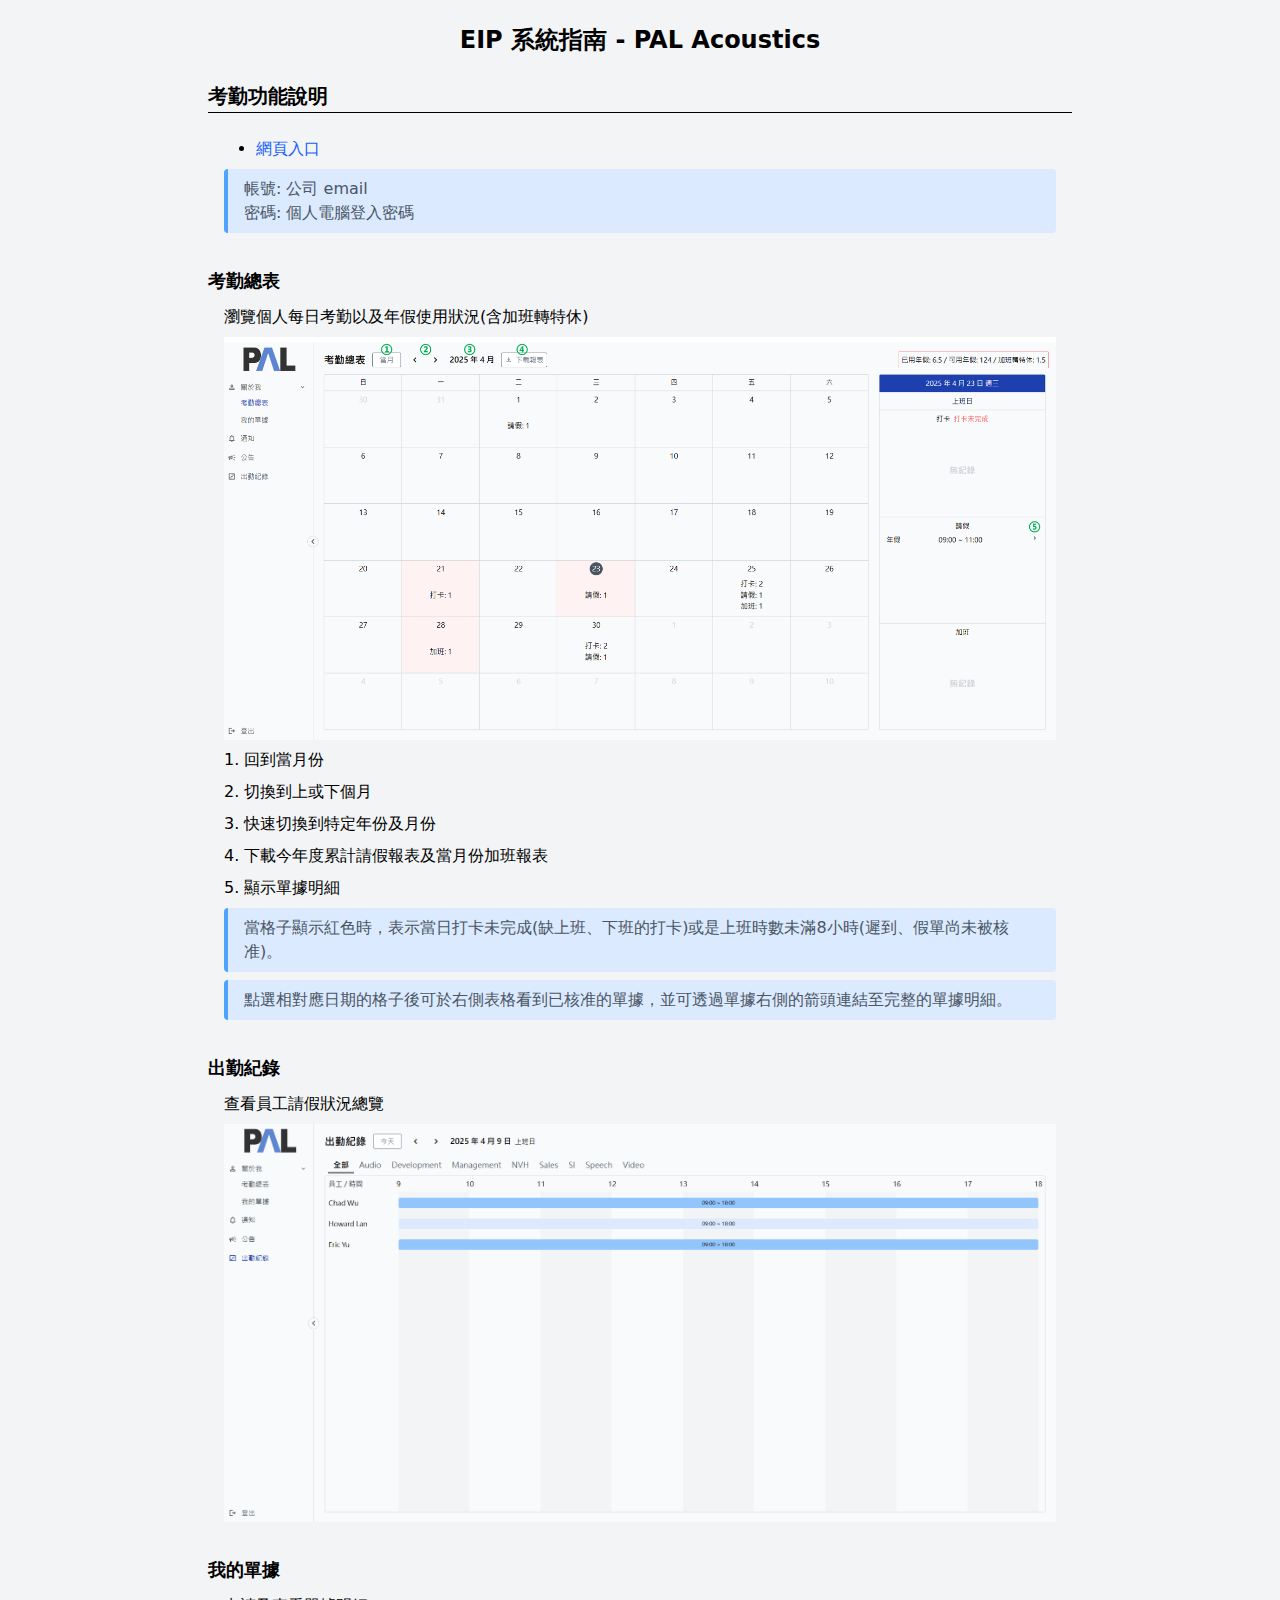
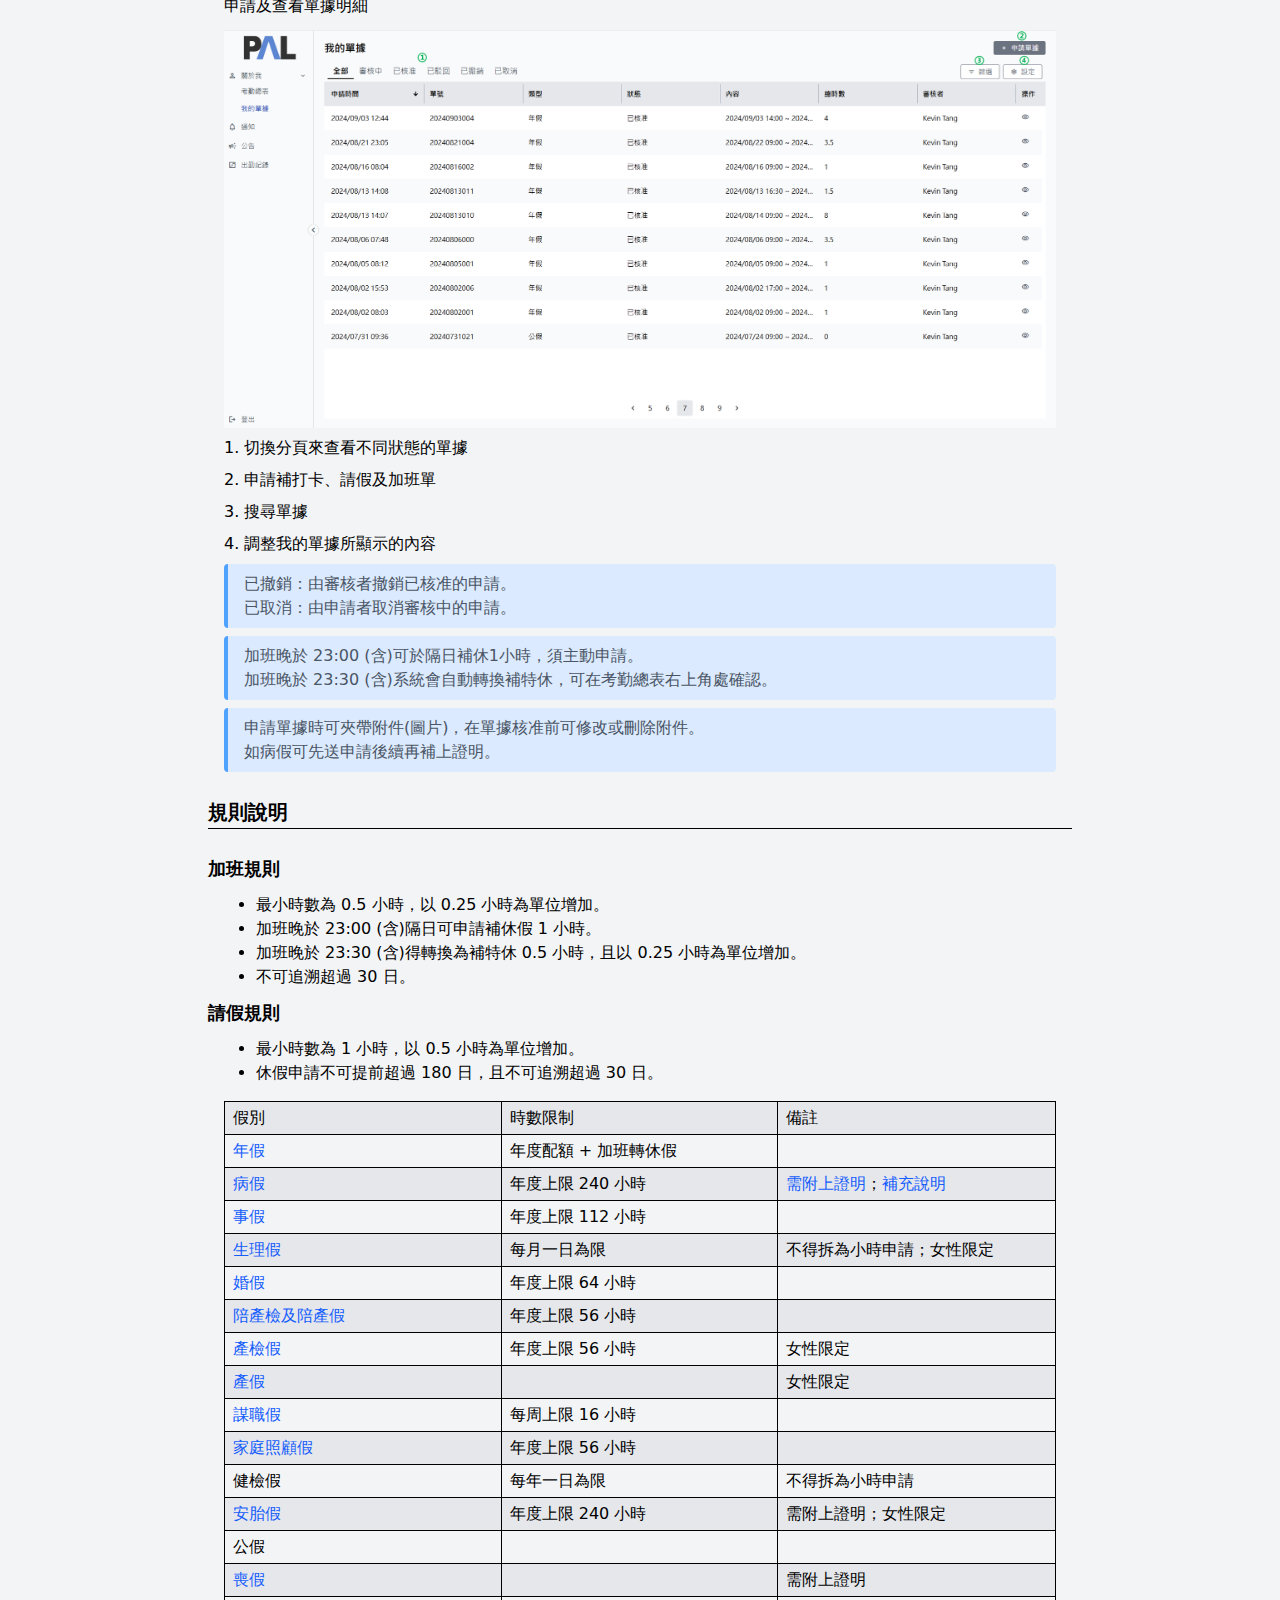
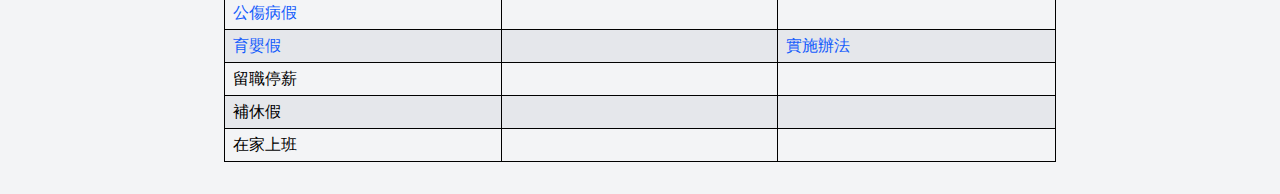
<file: index.html>
<!DOCTYPE html><html lang="zh-Hant-TW"><head><meta charset="UTF-8"><meta name="viewport" content="width=device-width, initial-scale=1.0"><base href="https://pal-labs.github.io/eip-guide/assets/" /><base target="_blank"/><title>EIP 指南 - PAL Acoustics</title><link rel="icon" href="favicon.ico" sizes="48x48"><link rel="stylesheet" href="style.css"></head><body><main><h1>EIP 系統指南 - PAL Acoustics</h1><h2>考勤功能說明</h2><section><ul><li><a href="https://portal.pal-acoustics.com.tw/">網頁入口</a></li><li class="list-item md:hidden"><a href="https://pal-labs.github.io/eip-guide/ios-install">IOS 安裝指南</a></li><li class="list-item md:hidden"><a href="https://pal-labs.github.io/eip-guide/android-install">Android 安裝指南</a></li></ul><div class="callout"><p>帳號: 公司 email</p><p>密碼: 個人電腦登入密碼</p></div></section><section class="mobile"><h3>首頁</h3><p>顯示當月考勤異常數量、今天請假人數、通知、公告等資訊</p><a href="home-mobile.png"><img src="home-mobile.png"></a><p>1. 跳轉至考勤總表</p><p>2. 跳轉至出勤紀錄</p><p>3. 跳轉至通知列表</p></section><section class="mobile"><h3>考勤總表</h3><p>瀏覽個人每日考勤</p><a href="record-mobile.png"><img src="record-mobile.png"></a><p>1. 切換年份及月份</p><p>2. 下載今年度累計請假報表及當月份加班報表</p><div class="callout">當項目顯示紅色時，表示當日打卡未完成(缺上班、下班的打卡)或是上班時數未滿8小時(遲到、假單尚未被核准)。</div><div class="callout">點選相對應日期的項目後可於彈出視窗看到已核准的單據，並可透過單據右側的箭頭連結至完整的單據明細。</div></section><section class="desktop"><h3>考勤總表</h3><p>瀏覽個人每日考勤以及年假使用狀況(含加班轉特休)</p><a href="record-desktop.png"><img src="record-desktop.png"></a><p>1. 回到當月份</p><p>2. 切換到上或下個月</p><p>3. 快速切換到特定年份及月份</p><p>4. 下載今年度累計請假報表及當月份加班報表</p><p>5. 顯示單據明細</p><div class="callout">當格子顯示紅色時，表示當日打卡未完成(缺上班、下班的打卡)或是上班時數未滿8小時(遲到、假單尚未被核准)。</div><div class="callout">點選相對應日期的格子後可於右側表格看到已核准的單據，並可透過單據右側的箭頭連結至完整的單據明細。</div></section><section class="mobile"><h3>出勤紀錄</h3><p>查看員工請假狀況總覽</p><a href="summry-mobile.png"><img src="summry-mobile.png"></a><p>1. 切換年份及月份</p><p>2. 切換分頁來過濾部門</p></section><section class="desktop"><h3>出勤紀錄</h3><p>查看員工請假狀況總覽</p><a href="summary-desktop.png"><img src="summary-desktop.png"></a></section><section class="mobile"><h3>我的單據</h3><p>申請及查看單據明細</p><a href="form-mobile.png"><img src="form-mobile.png"></a><p>1. 切換分頁來查看不同狀態的單據</p><p>2. 搜尋單據</p><p>3. 排序單據</p><p>4. 申請補打卡、請假及加班單</p><div class="callout"><p>已撤銷：由審核者撤銷已核准的申請。</p><p>已取消：由申請者取消審核中的申請。</p></div><div class="callout"><p>加班晚於 23:00 (含)可於隔日補休1小時，須主動申請。</p><p>加班晚於 23:30 (含)系統會自動轉換補特休，可在考勤總表右上角處確認。</p></div><div class="callout"><p>申請單據時可夾帶附件(圖片)，在單據核准前可修改或刪除附件。</p><p>如病假可先送申請後續再補上證明。</p></div></section><section class="desktop"><h3>我的單據</h3><p>申請及查看單據明細</p><a href="form-desktop.png"><img src="form-desktop.png"></a><p>1. 切換分頁來查看不同狀態的單據</p><p>2. 申請補打卡、請假及加班單</p><p>3. 搜尋單據</p><p>4. 調整我的單據所顯示的內容</p><div class="callout"><p>已撤銷：由審核者撤銷已核准的申請。</p><p>已取消：由申請者取消審核中的申請。</p></div><div class="callout"><p>加班晚於 23:00 (含)可於隔日補休1小時，須主動申請。</p><p>加班晚於 23:30 (含)系統會自動轉換補特休，可在考勤總表右上角處確認。</p></div><div class="callout"><p>申請單據時可夾帶附件(圖片)，在單據核准前可修改或刪除附件。</p><p>如病假可先送申請後續再補上證明。</p></div></section><section class="mobile"><h3 class="mobile">關於我</h3><p>瀏覽個人資料以及年假使用狀況(含加班轉特休)</p><a href="me-mobile.png"><img src="me-mobile.png"></a><p>1. 在手機上開啟通知，已接收單據、公告等相關通知</p><p>2. 系統登出</p></section><h2>規則說明</h2><section><h3>加班規則</h3><ul><li>最小時數為 0.5 小時，以 0.25 小時為單位增加。</li><li>加班晚於 23:00 (含)隔日可申請補休假 1 小時。</li><li>加班晚於 23:30 (含)得轉換為補特休 0.5 小時，且以 0.25 小時為單位增加。</li><li>不可追溯超過 30 日。</li></ul><h3>請假規則</h3><ul><li>最小時數為 1 小時，以 0.5 小時為單位增加。</li><li>休假申請不可提前超過 180 日，且不可追溯超過 30 日。</li></ul><div class="leave-kind-grid"><div class="row"><p>假別</p><p>時數限制</p><p>備註</p></div><div class="row"><p><a href="https://calcr2.mol.gov.tw/RestDays">年假</a></p><p>年度配額 + 加班轉休假</p><p></p></div><div class="row"><p><a href="https://law.moj.gov.tw/LawClass/LawSingle.aspx?pcode=N0030006&amp;flno=4">病假</a></p><p>年度上限 240 小時</p><p><a href="https://law.moj.gov.tw/LawClass/LawSingle.aspx?pcode=N0030006&amp;flno=10" rel="noopener">需附上證明</a>；<a href="https://law.moj.gov.tw/LawClass/LawSingle.aspx?pcode=N0030006&amp;flno=5" rel="noopener">補充說明</a></p></div><div class="row"><p><a href="https://law.moj.gov.tw/LawClass/LawSingle.aspx?pcode=N0030006&amp;flno=7" rel="noopener">事假</a></p><p>年度上限 112 小時</p><p></p></div><div class="row"><p><a href="https://law.moj.gov.tw/LawClass/LawSingle.aspx?flno=14&amp;pcode=N0030014" rel="noopener">生理假</a></p><p>每月一日為限</p><p>不得拆為小時申請；女性限定</p></div><div class="row"><p><a href="https://law.moj.gov.tw/LawClass/LawSingle.aspx?pcode=N0030006&amp;flno=2" rel="noopener">婚假</a></p><p>年度上限 64 小時</p><p></p></div><div class="row"><p><a href="https://law.moj.gov.tw/LawClass/LawSingle.aspx?pcode=N0030014&amp;flno=15">陪產檢及陪產假</a></p><p>年度上限 56 小時</p><p></p></div><div class="row"><p><a href="https://law.moj.gov.tw/LawClass/LawSingle.aspx?pcode=N0030014&amp;flno=15">產檢假</a></p><p>年度上限 56 小時</p><p>女性限定</p></div><div class="row"><p><a href="https://law.moj.gov.tw/LawClass/LawSingle.aspx?pcode=N0030014&amp;flno=15">產假</a></p><p></p><p>女性限定</p></div><div class="row"><p><a href="https://law.moj.gov.tw/LawClass/LawSingle.aspx?pcode=N0030001&amp;flno=16">謀職假</a></p><p>每周上限 16 小時</p><p></p></div><div class="row"><p><a href="https://law.moj.gov.tw/LawClass/LawSingle.aspx?pcode=N0030014&amp;flno=20">家庭照顧假</a></p><p>年度上限 56 小時</p><p></p></div><div class="row"><p>健檢假</p><p>每年一日為限</p><p>不得拆為小時申請</p></div><div class="row"><p><a href="https://law.moj.gov.tw/LawClass/LawSingle.aspx?pcode=N0030006&amp;flno=4">安胎假</a></p><p>年度上限 240 小時</p><p>需附上證明；女性限定</p></div><div class="row"><p>公假</p><p></p><p></p></div><div class="row"><p><a href="https://law.moj.gov.tw/LawClass/LawSingle.aspx?pcode=N0030006&amp;flno=3">喪假</a></p><p></p><p>需附上證明</p></div><div class="row"><p><a href="https://law.moj.gov.tw/LawClass/LawSingle.aspx?pcode=N0030006&amp;flno=6">公傷病假</a></p><p></p><p></p></div><div class="row"><p><a href="https://law.moj.gov.tw/LawClass/LawSingle.aspx?pcode=N0030014&amp;flno=16">育嬰假</a></p><p></p><p><a href="https://law.moj.gov.tw/LawClass/LawAll.aspx?pcode=N0030018">實施辦法</a></p></div><div class="row"><p>留職停薪</p><p></p><p></p></div><div class="row"><p>補休假</p><p></p><p></p></div><div class="row"><p>在家上班</p><p></p><p></p></div></div></section></main></body></html>
</file>
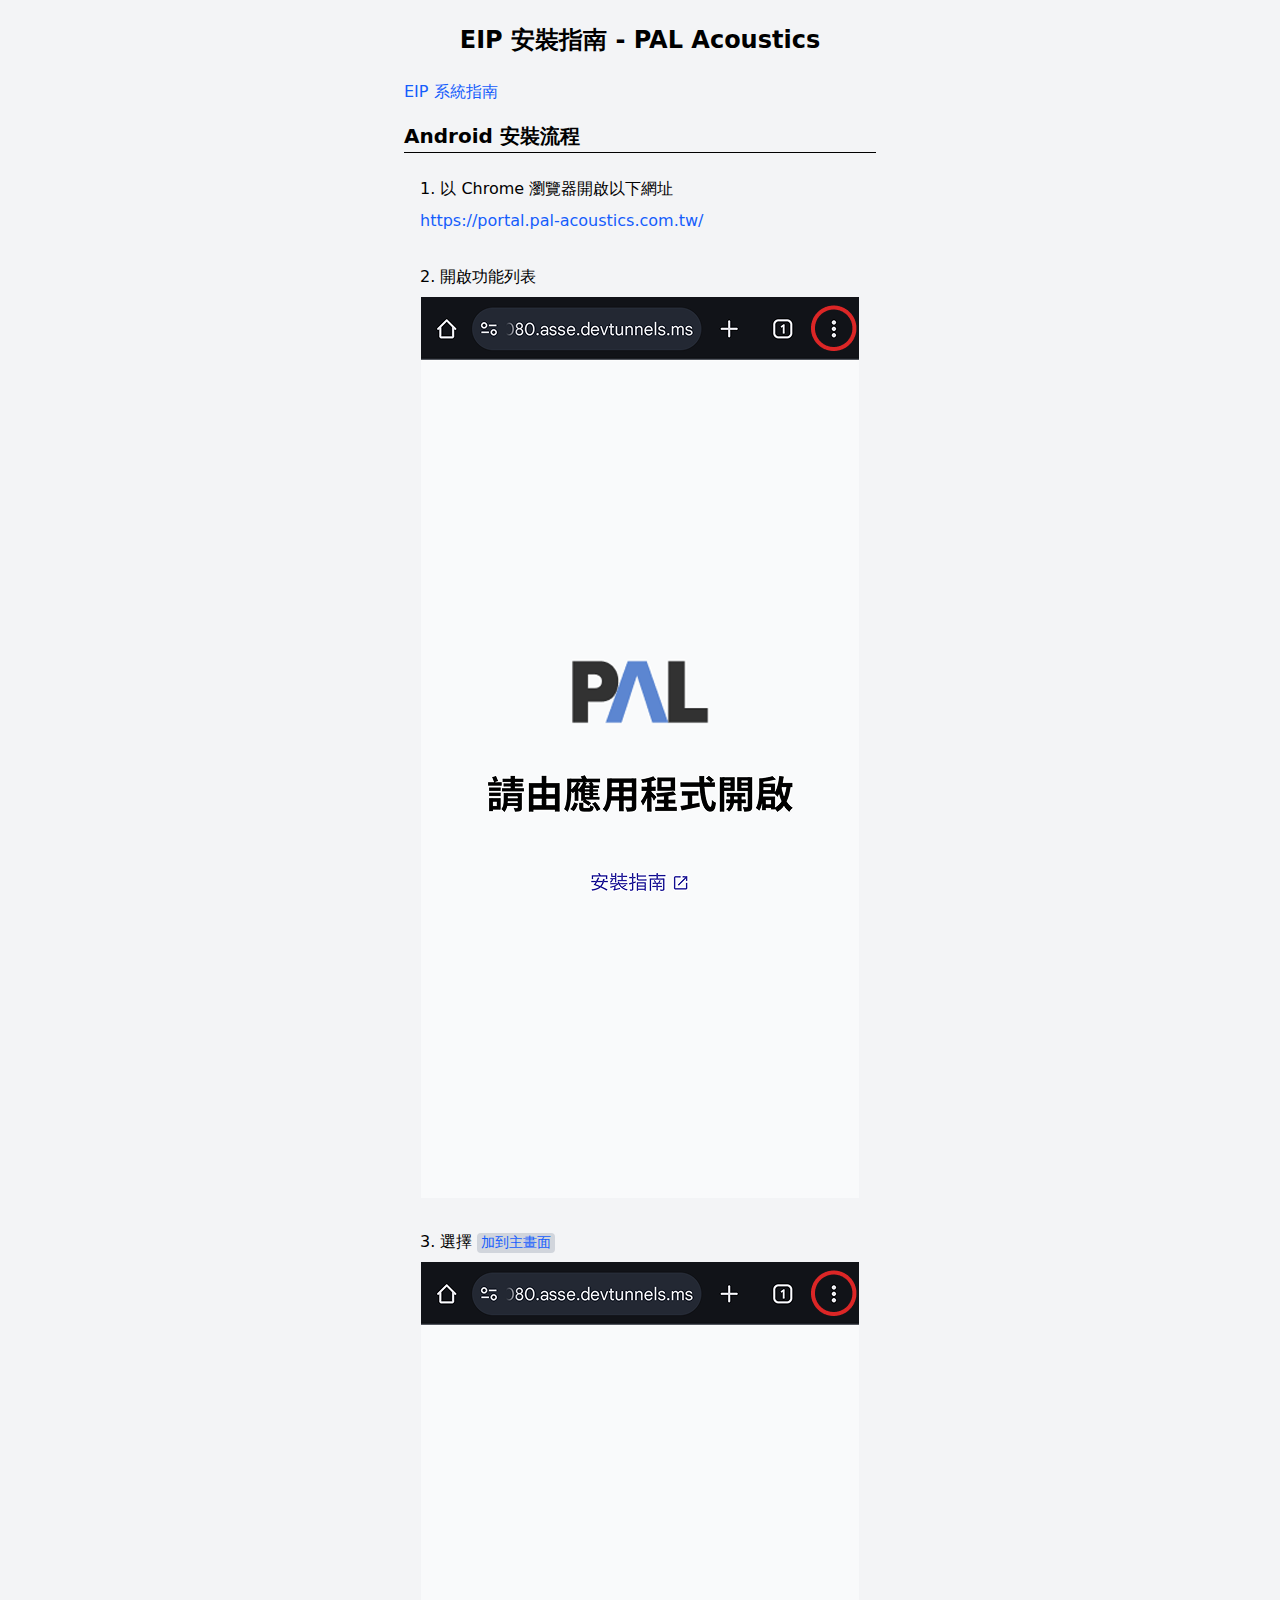
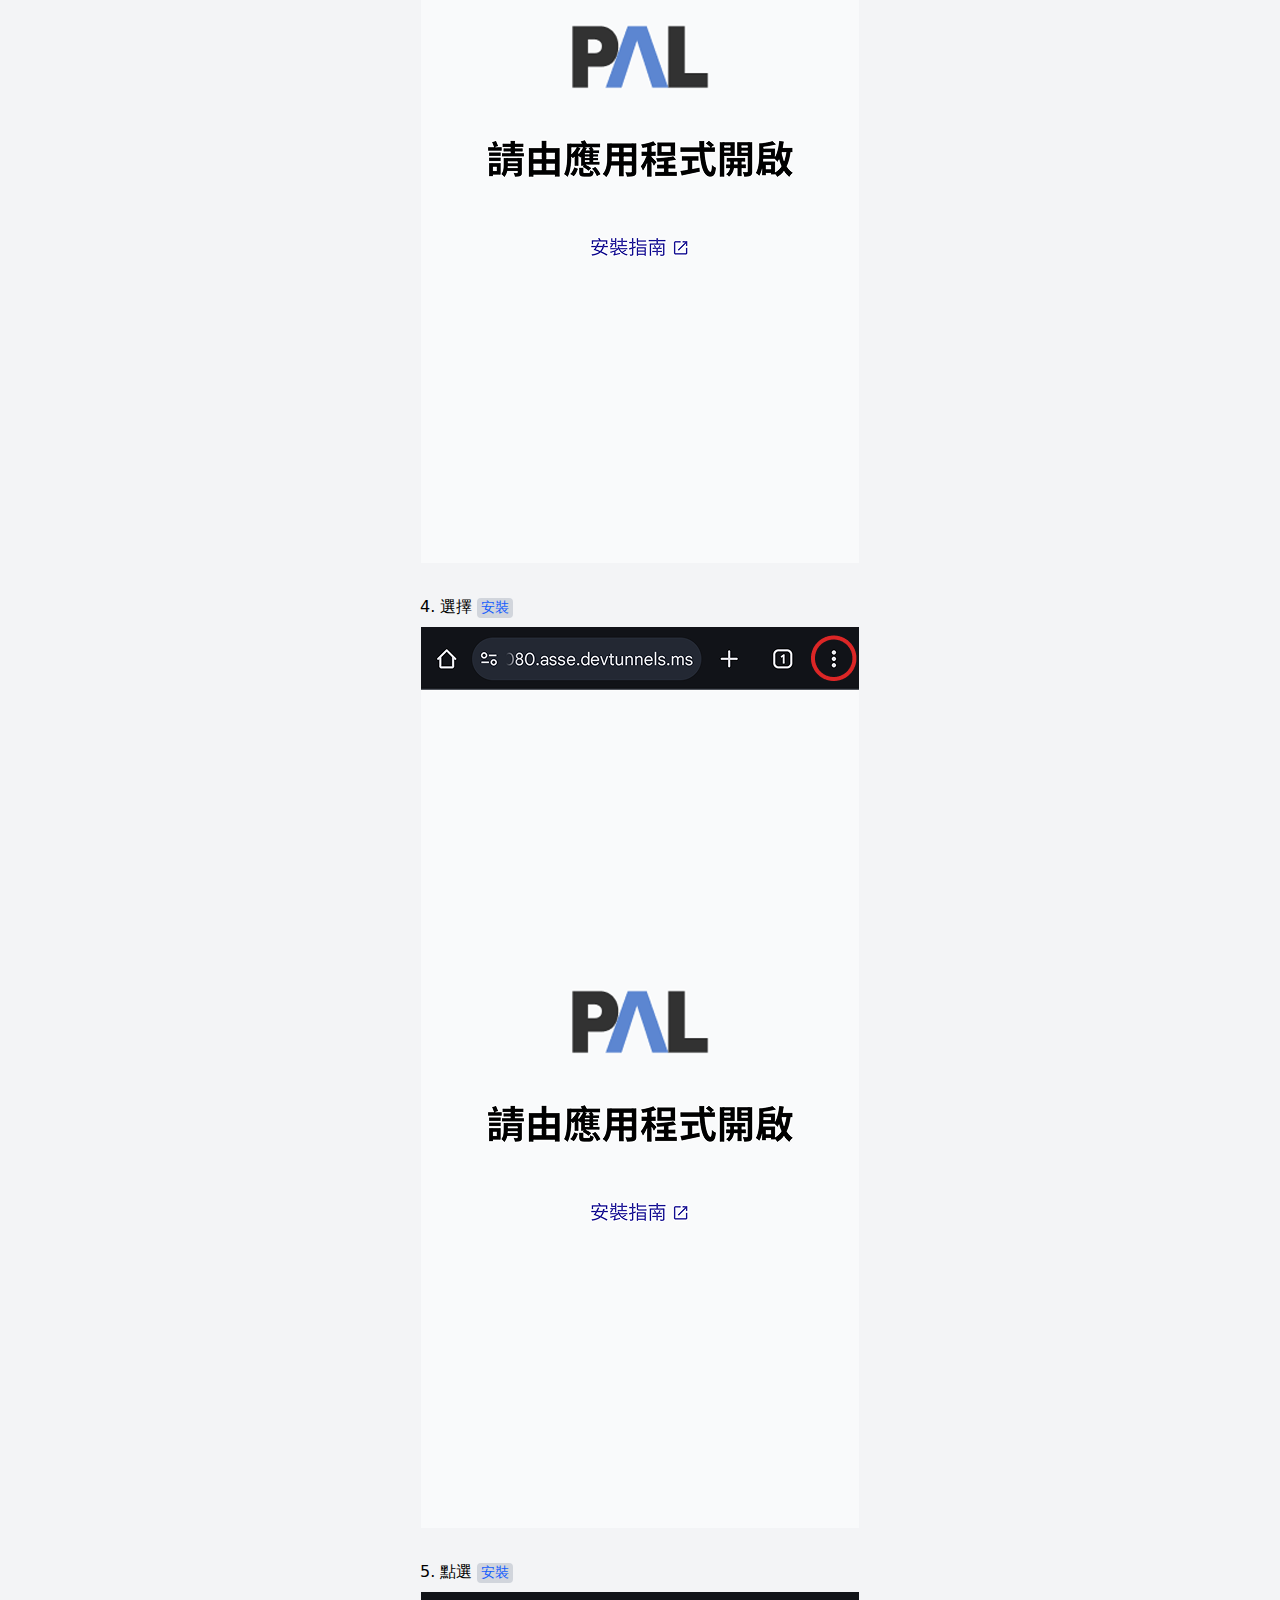
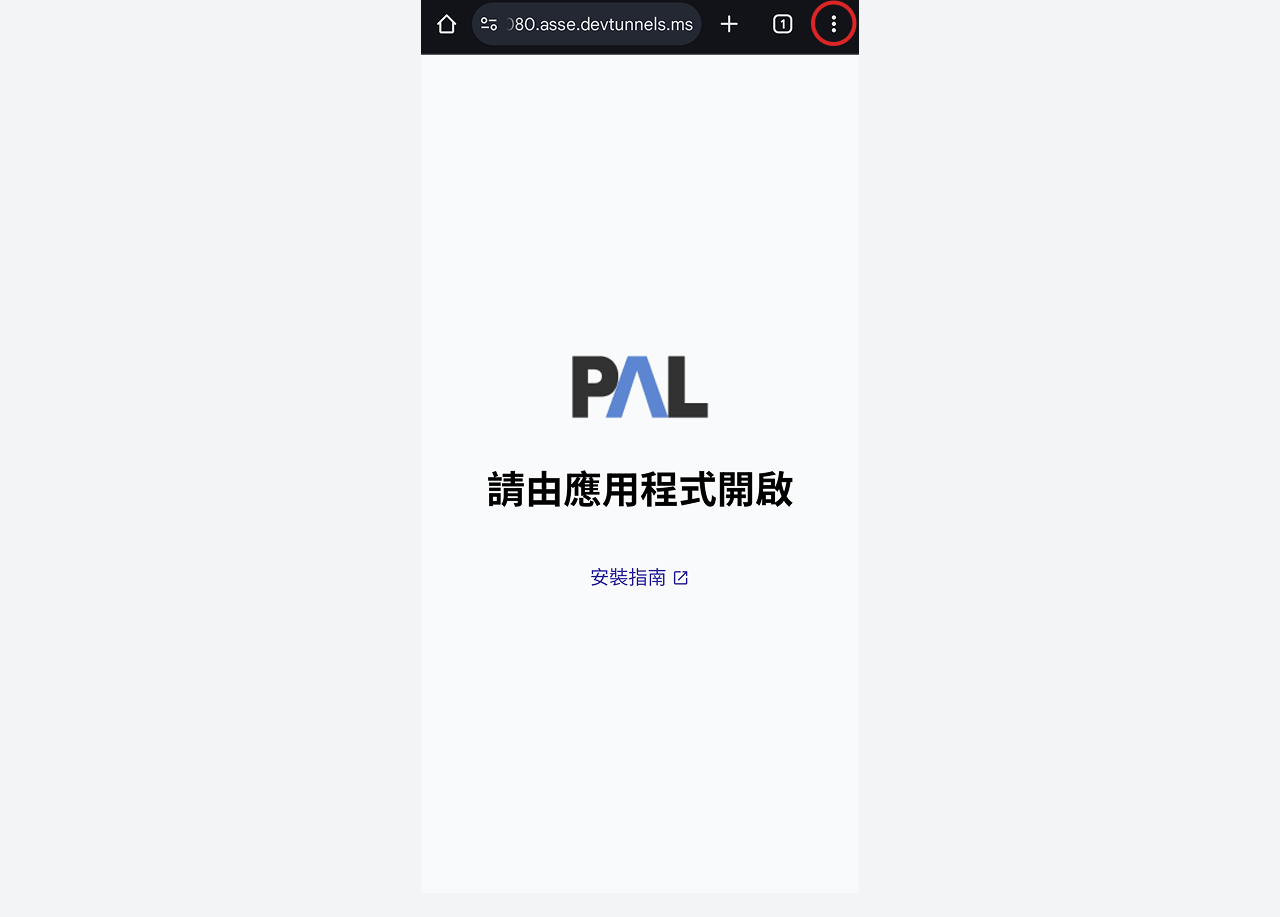
<file: android-install.html>
<!DOCTYPE html><html lang="zh-Hant-TW"><head><meta charset="UTF-8"><meta name="viewport" content="width=device-width, initial-scale=1.0"><base href="https://pal-labs.github.io/eip-guide/assets/" /><base target="_blank"/><title>EIP 安裝指南 - PAL Acoustics</title><link rel="icon" href="favicon.ico" sizes="48x48"><link rel="stylesheet" href="style.css"></head><body><main><h1>EIP 安裝指南 - PAL Acoustics</h1><a href="https://pal-labs.github.io/eip-guide/">EIP 系統指南</a><h2>Android 安裝流程</h2><section><p>1. 以 Chrome 瀏覽器開啟以下網址</p><a href="https://portal.pal-acoustics.com.tw/">https://portal.pal-acoustics.com.tw/</a></section><section><p>2. 開啟功能列表</p><img src="android-step-1.png"></section><section><p>3. 選擇 <code>加到主畫面</code></p><img src="android-step-1.png"></section><section><p>4. 選擇 <code>安裝</code></p><img src="android-step-1.png"></section><section><p>5. 點選 <code>安裝</code></p><img src="android-step-1.png"></section></main></body></html>
</file>
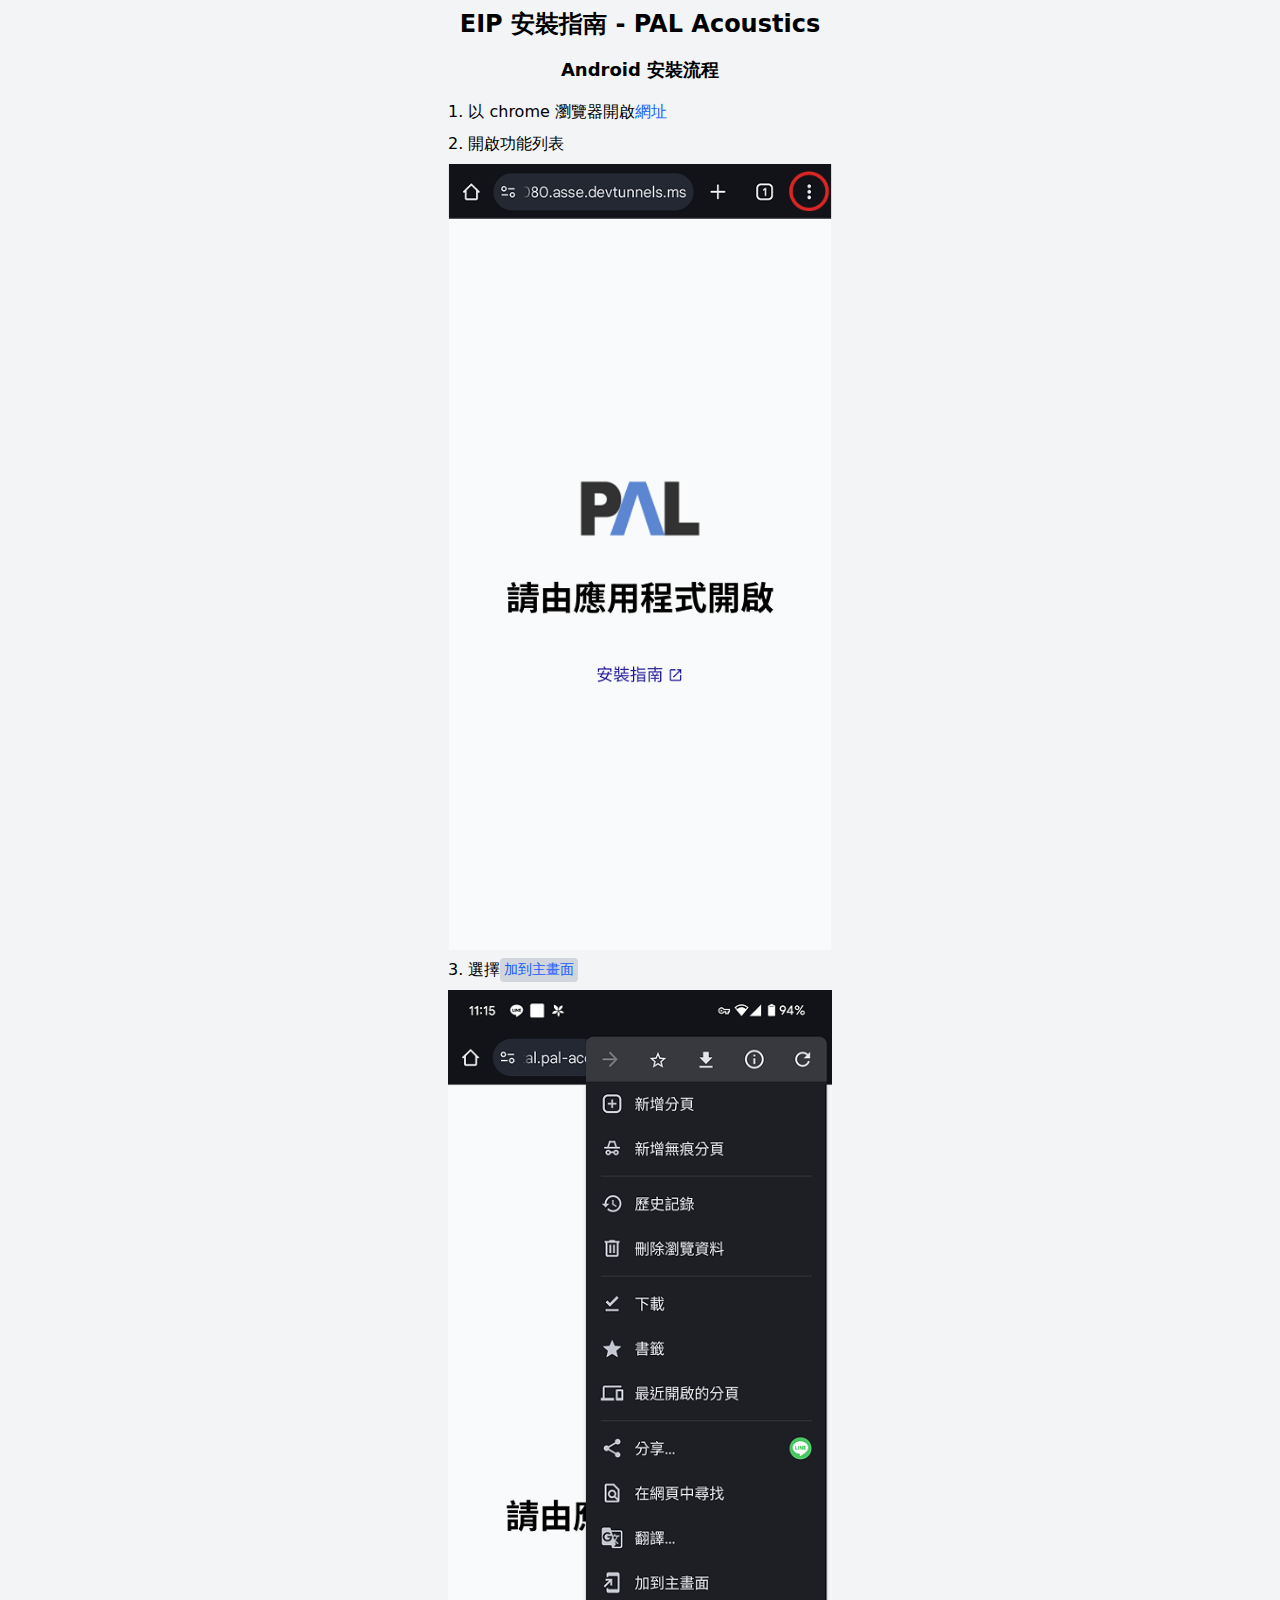
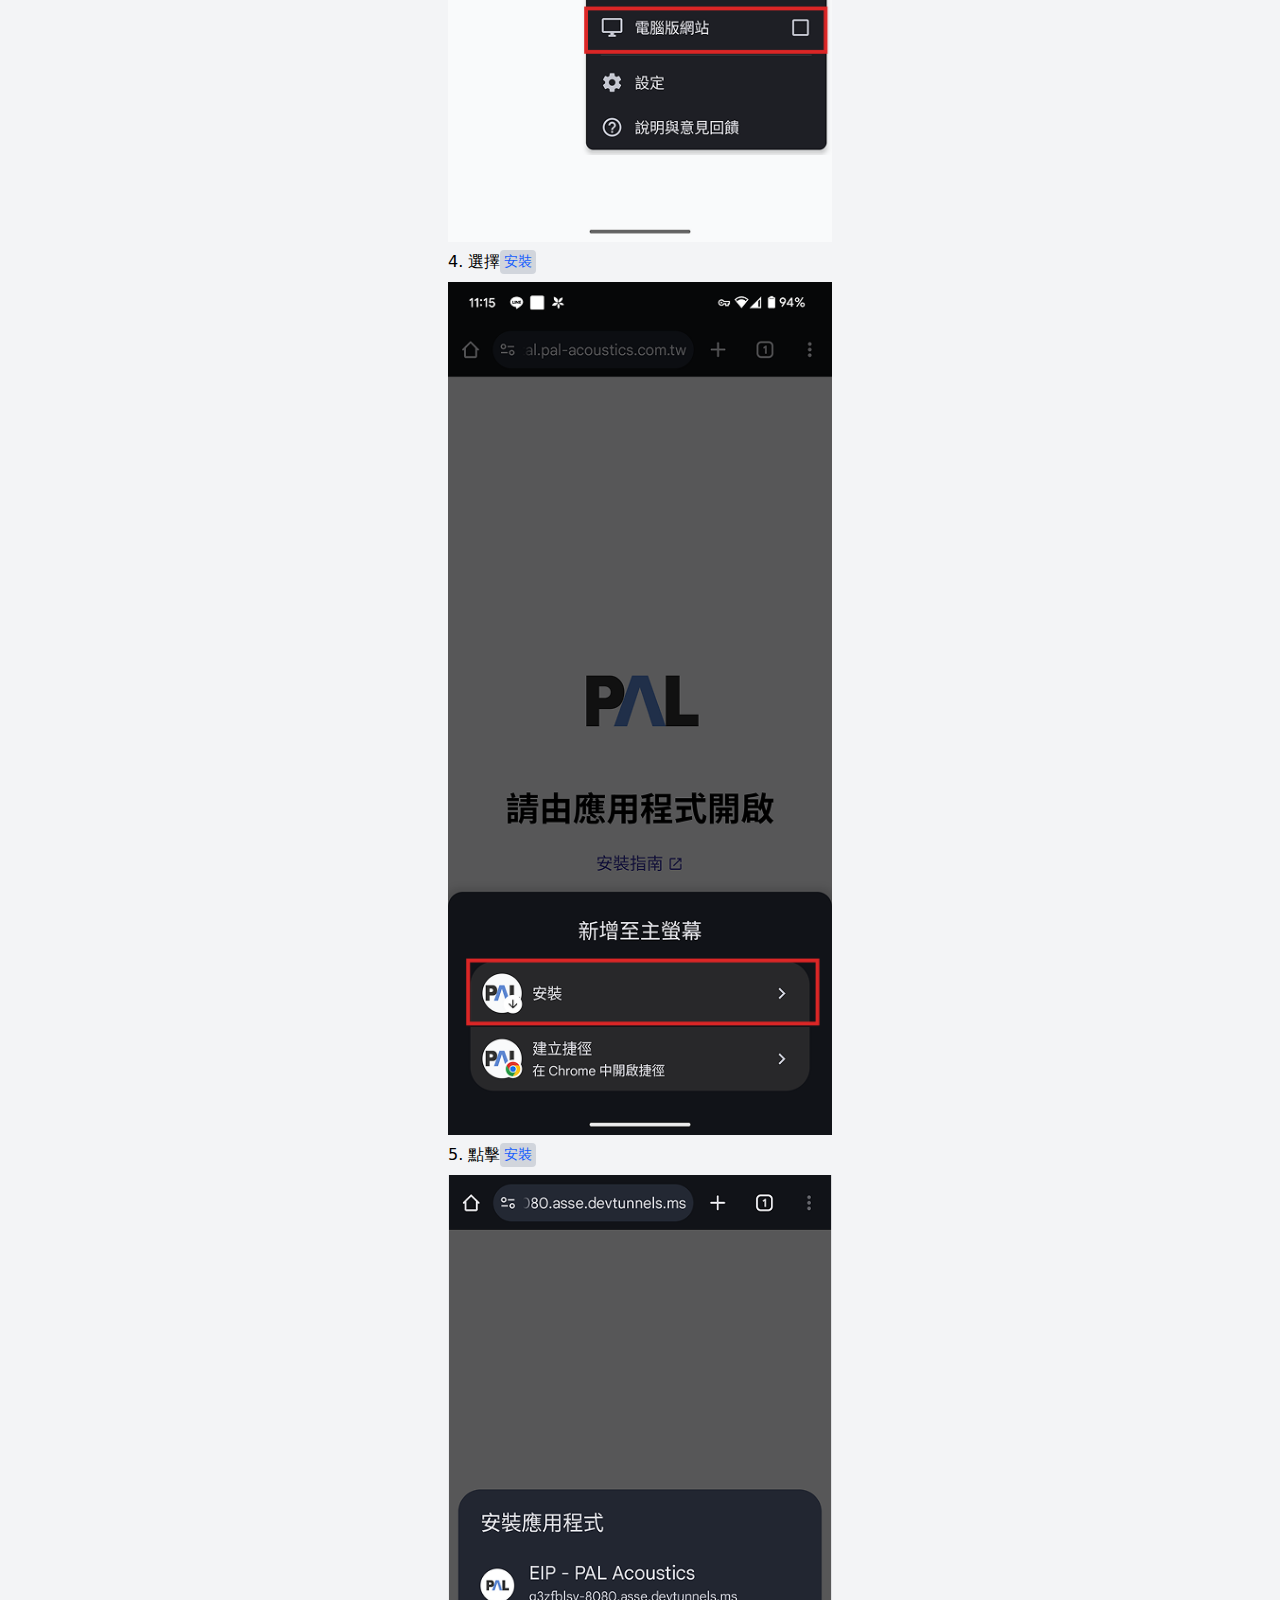
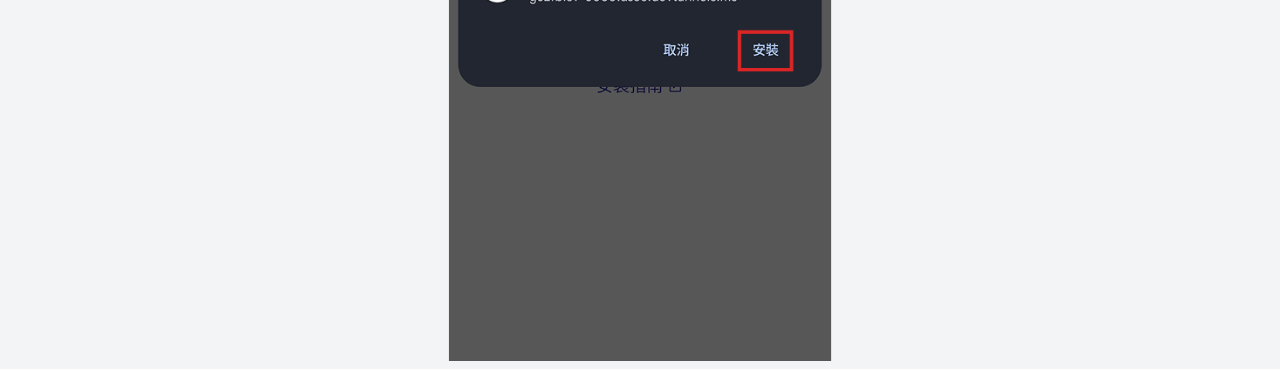
<file: android.html>
<!DOCTYPE html>
<html lang="zh-Hant-TW">
  <head>
    <meta charset="UTF-8">
    <meta name="viewport" content="width=device-width, initial-scale=1.0">
    <title>EIP 安裝指南 - PAL Acoustics</title>
    <link rel="icon" href="assets/favicon.ico" sizes="48x48">
    <style>
      @layer theme, base, components, utilities;
      @layer theme {
        :root, :host {
          --font-sans: ui-sans-serif, system-ui, sans-serif, 'Apple Color Emoji', 'Segoe UI Emoji', 'Segoe UI Symbol',
          'Noto Color Emoji';
          --font-mono: ui-monospace, SFMono-Regular, Menlo, Monaco, Consolas, 'Liberation Mono', 'Courier New',
          monospace;
          --color-blue-600: oklch(0.546 0.245 262.881);
          --color-gray-100: oklch(0.967 0.003 264.542);
          --color-gray-300: oklch(0.872 0.01 258.338);
          --spacing: 0.25rem;
          --container-sm: 24rem;
          --text-sm: 0.875rem;
          --text-sm--line-height: calc(1.25 / 0.875);
          --text-lg: 1.125rem;
          --text-lg--line-height: calc(1.75 / 1.125);
          --text-2xl: 1.5rem;
          --text-2xl--line-height: calc(2 / 1.5);
          --font-weight-bold: 700;
          --default-font-family: var(--font-sans);
          --default-mono-font-family: var(--font-mono);
        }
      }
      @layer base {
        *, ::after, ::before, ::backdrop, ::file-selector-button {
          box-sizing: border-box;
          margin: 0;
          padding: 0;
          border: 0 solid;
        }
        html, :host {
          line-height: 1.5;
          -webkit-text-size-adjust: 100%;
          tab-size: 4;
          font-family: var(--default-font-family, ui-sans-serif, system-ui, sans-serif, 'Apple Color Emoji', 'Segoe UI Emoji', 'Segoe UI Symbol', 'Noto Color Emoji');
          font-feature-settings: var(--default-font-feature-settings, normal);
          font-variation-settings: var(--default-font-variation-settings, normal);
          -webkit-tap-highlight-color: transparent;
        }
        hr {
          height: 0;
          color: inherit;
          border-top-width: 1px;
        }
        abbr:where([title]) {
          -webkit-text-decoration: underline dotted;
          text-decoration: underline dotted;
        }
        h1, h2, h3, h4, h5, h6 {
          font-size: inherit;
          font-weight: inherit;
        }
        a {
          color: inherit;
          -webkit-text-decoration: inherit;
          text-decoration: inherit;
        }
        b, strong {
          font-weight: bolder;
        }
        code, kbd, samp, pre {
          font-family: var(--default-mono-font-family, ui-monospace, SFMono-Regular, Menlo, Monaco, Consolas, 'Liberation Mono', 'Courier New', monospace);
          font-feature-settings: var(--default-mono-font-feature-settings, normal);
          font-variation-settings: var(--default-mono-font-variation-settings, normal);
          font-size: 1em;
        }
        small {
          font-size: 80%;
        }
        sub, sup {
          font-size: 75%;
          line-height: 0;
          position: relative;
          vertical-align: baseline;
        }
        sub {
          bottom: -0.25em;
        }
        sup {
          top: -0.5em;
        }
        table {
          text-indent: 0;
          border-color: inherit;
          border-collapse: collapse;
        }
        :-moz-focusring {
          outline: auto;
        }
        progress {
          vertical-align: baseline;
        }
        summary {
          display: list-item;
        }
        ol, ul, menu {
          list-style: none;
        }
        img, svg, video, canvas, audio, iframe, embed, object {
          display: block;
          vertical-align: middle;
        }
        img, video {
          max-width: 100%;
          height: auto;
        }
        button, input, select, optgroup, textarea, ::file-selector-button {
          font: inherit;
          font-feature-settings: inherit;
          font-variation-settings: inherit;
          letter-spacing: inherit;
          color: inherit;
          border-radius: 0;
          background-color: transparent;
          opacity: 1;
        }
        :where(select:is([multiple], [size])) optgroup {
          font-weight: bolder;
        }
        :where(select:is([multiple], [size])) optgroup option {
          padding-inline-start: 20px;
        }
        ::file-selector-button {
          margin-inline-end: 4px;
        }
        ::placeholder {
          opacity: 1;
        }
        @supports (not (-webkit-appearance: -apple-pay-button)) or (contain-intrinsic-size: 1px) {
          ::placeholder {
            color: color-mix(in oklab, currentColor 50%, transparent);
          }
        }
        textarea {
          resize: vertical;
        }
        ::-webkit-search-decoration {
          -webkit-appearance: none;
        }
        ::-webkit-date-and-time-value {
          min-height: 1lh;
          text-align: inherit;
        }
        ::-webkit-datetime-edit {
          display: inline-flex;
        }
        ::-webkit-datetime-edit-fields-wrapper {
          padding: 0;
        }
        ::-webkit-datetime-edit, ::-webkit-datetime-edit-year-field, ::-webkit-datetime-edit-month-field, ::-webkit-datetime-edit-day-field, ::-webkit-datetime-edit-hour-field, ::-webkit-datetime-edit-minute-field, ::-webkit-datetime-edit-second-field, ::-webkit-datetime-edit-millisecond-field, ::-webkit-datetime-edit-meridiem-field {
          padding-block: 0;
        }
        :-moz-ui-invalid {
          box-shadow: none;
        }
        button, input:where([type='button'], [type='reset'], [type='submit']), ::file-selector-button {
          appearance: button;
        }
        ::-webkit-inner-spin-button, ::-webkit-outer-spin-button {
          height: auto;
        }
        [hidden]:where(:not([hidden='until-found'])) {
          display: none!important;
        }
      }
      @layer utilities;
      h1 {
        font-size: var(--text-2xl);
        line-height: var(--tw-leading, var(--text-2xl--line-height));
        --tw-font-weight: var(--font-weight-bold);
        font-weight: var(--font-weight-bold);
      }
      h2 {
        font-size: var(--text-lg);
        line-height: var(--tw-leading, var(--text-lg--line-height));
        --tw-font-weight: var(--font-weight-bold);
        font-weight: var(--font-weight-bold);
      }
      a {
        color: var(--color-blue-600);
      }
      code {
        border-radius: 0.25rem;
        background-color: var(--color-gray-300);
        padding-inline: calc(var(--spacing) * 1);
        padding-block: calc(var(--spacing) * 0.5);
        font-size: var(--text-sm);
        line-height: var(--tw-leading, var(--text-sm--line-height));
        color: var(--color-blue-600);
      }
      img {
        max-width: min(90vw, var(--container-sm));
      }
      body {
        display: flex;
        flex-direction: column;
        align-items: center;
        row-gap: calc(var(--spacing) * 4);
        background-color: var(--color-gray-100);
        padding: calc(var(--spacing) * 2);
      }
      div {
        display: flex;
        flex-direction: column;
        row-gap: calc(var(--spacing) * 2);
      }
      span {
        display: flex;
        flex-direction: row;
        align-items: center;
      }
      @property --tw-font-weight {
        syntax: "*";
        inherits: false;
      }
    </style>
  </head>
  <body>
    <h1>EIP 安裝指南 - PAL Acoustics</h1>
    <h2>Android 安裝流程</h2>
    <div>
      <span>
        1. 以 chrome 瀏覽器開啟<a href="https://portal-stage.pal-acoustics.com.tw/">網址</a>
      </span>
      <div>
        <span>2. 開啟功能列表</span>
        <img src="assets/android-step-1.png" alt="Image">
      </div>
      <div>
        <span>3. 選擇 <code>加到主畫面</code></span>
        <img src="assets/android-step-2.png" alt="Image">
      </div>
      <div>
        <span>4. 選擇 <code>安裝</code></span>
        <img src="assets/android-step-3.png" alt="Image">
      </div>
      <div>
        <span>5. 點擊 <code>安裝</code></span>
        <img src="assets/android-step-4.png" alt="Image">
      </div>
    </div>
  </body>
</html>
</file>
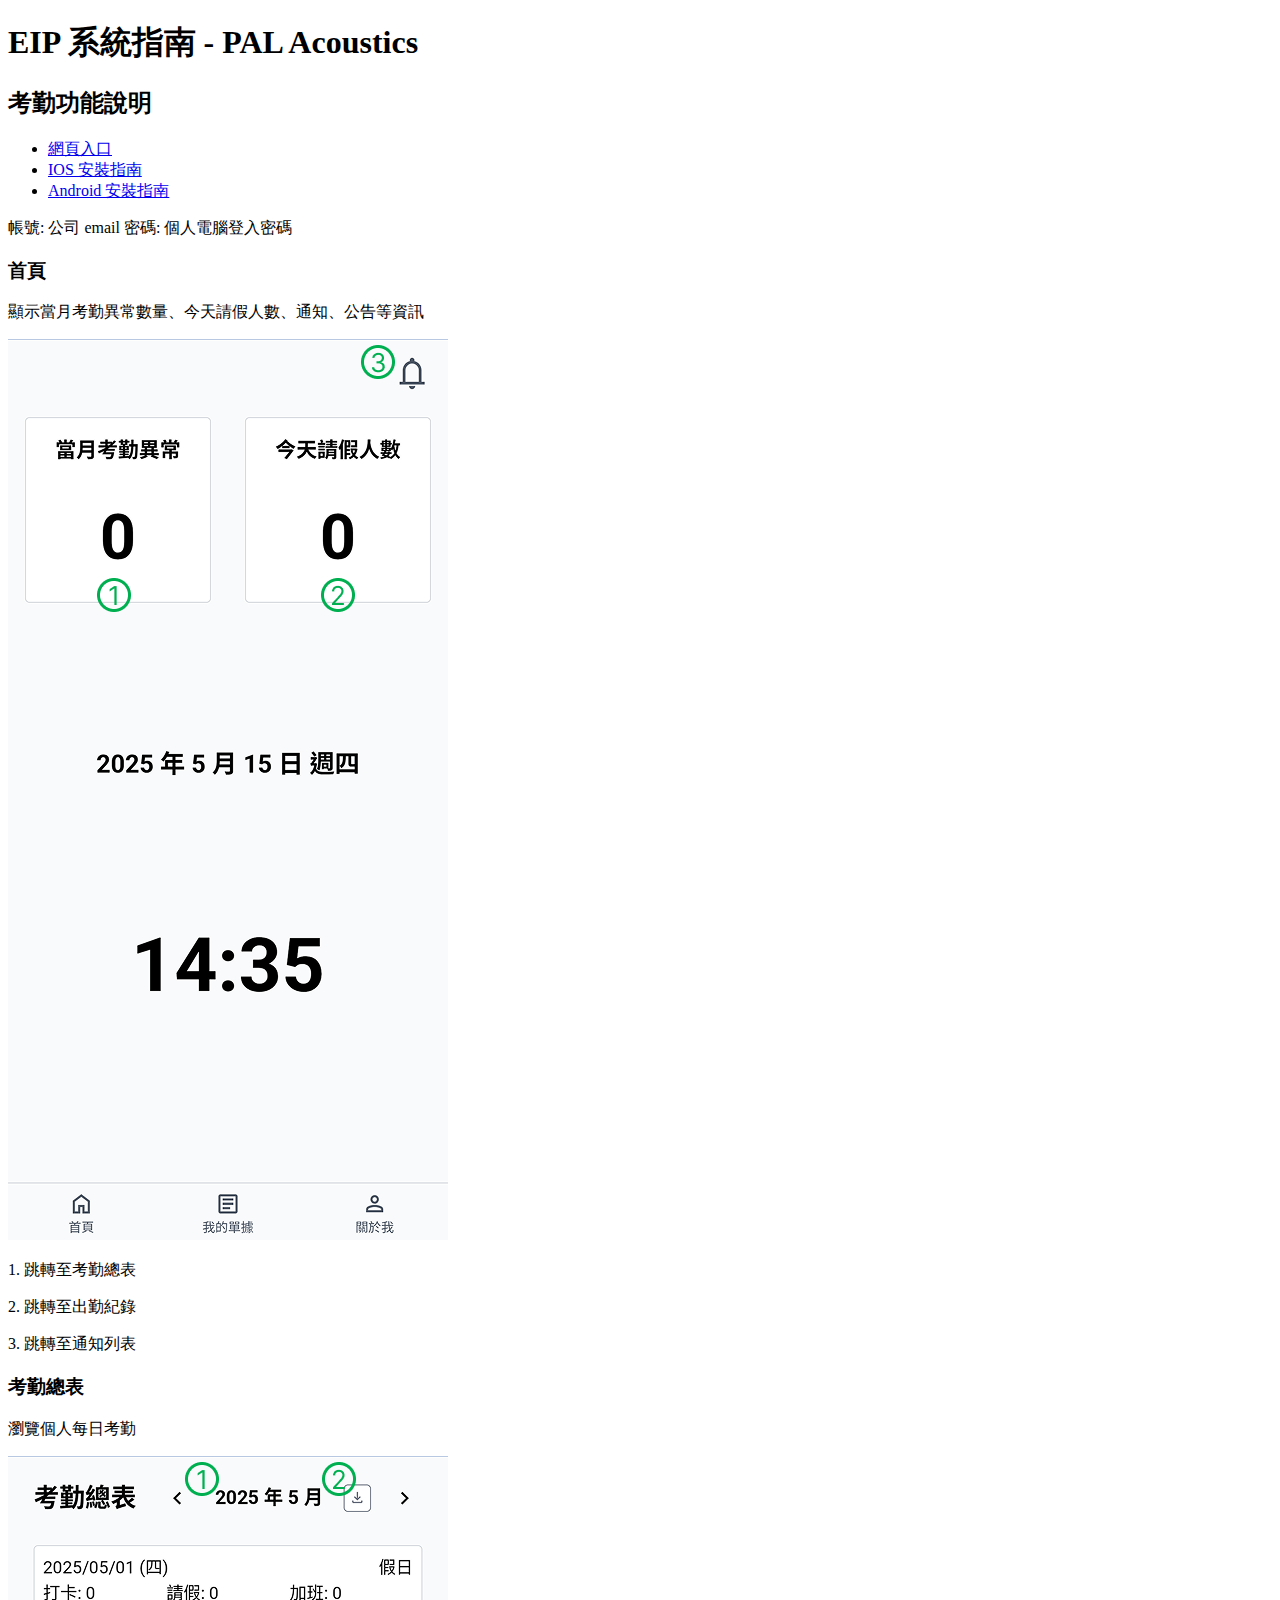
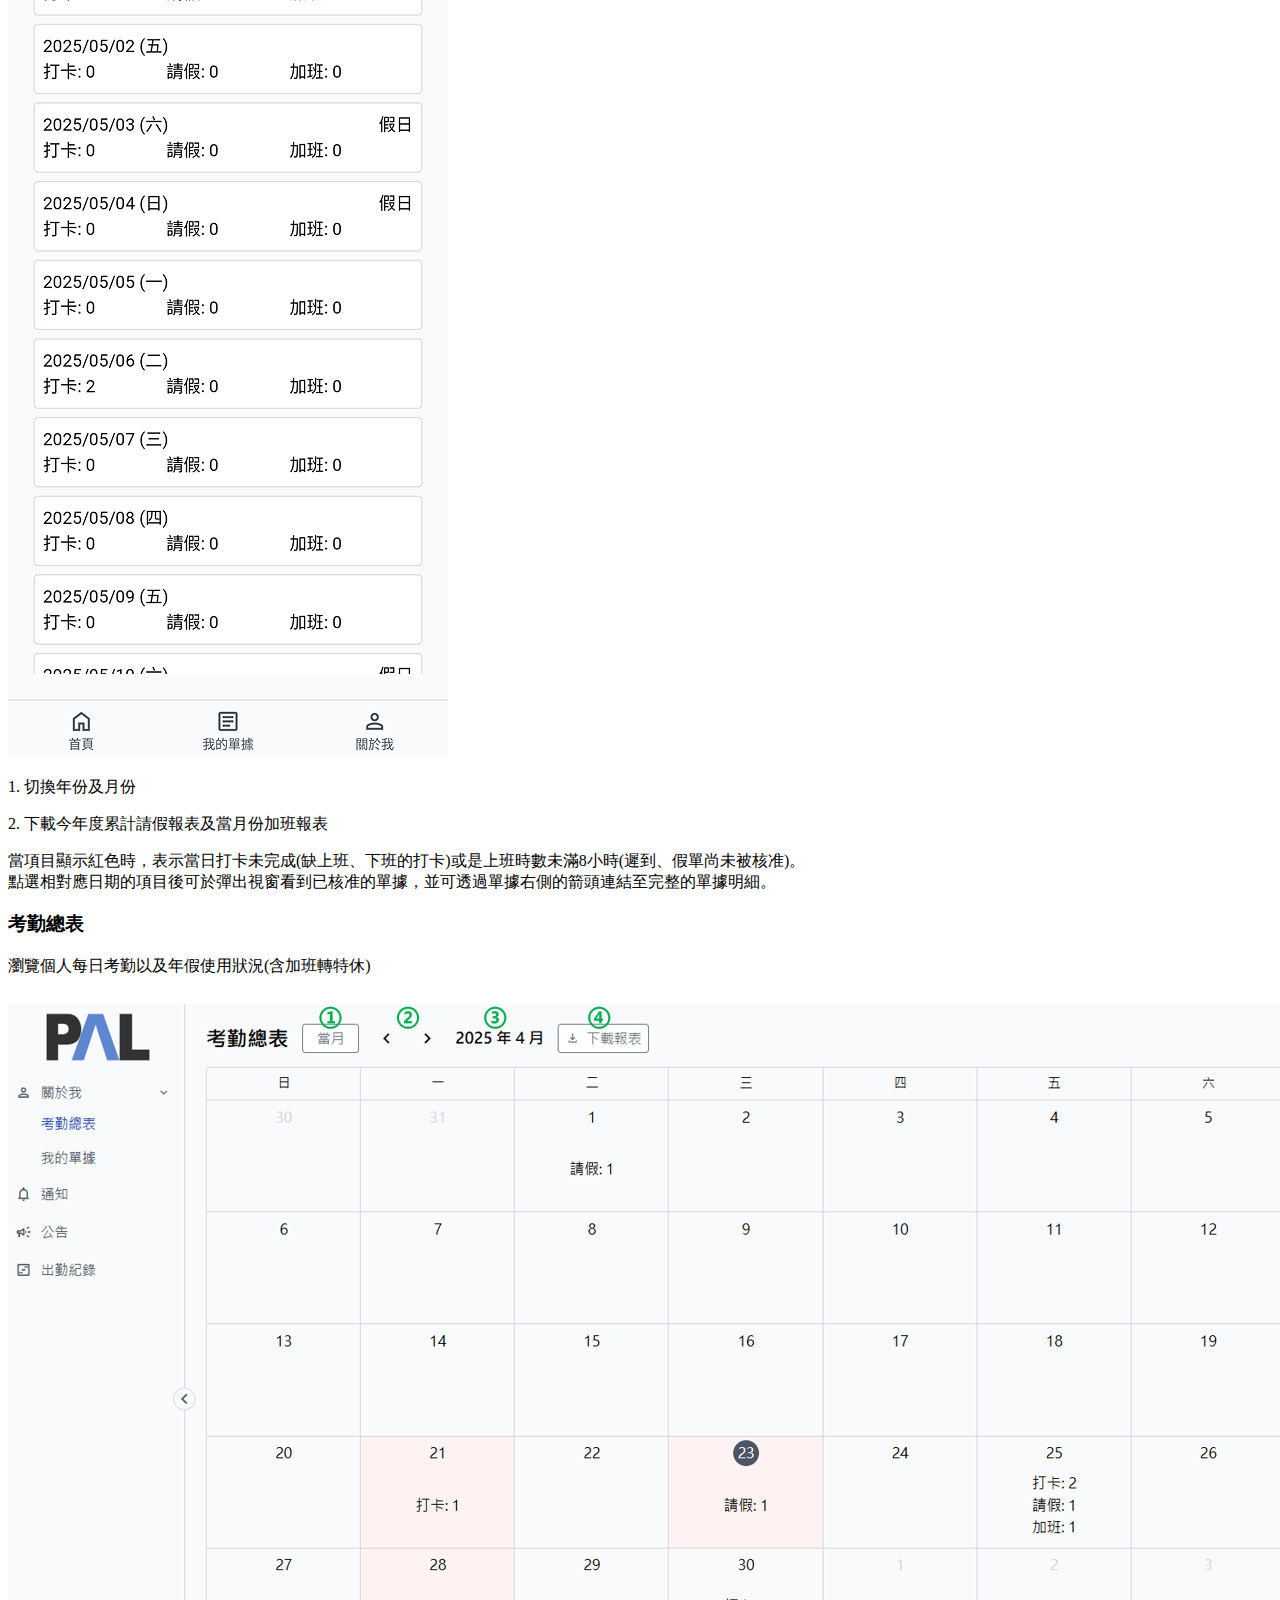
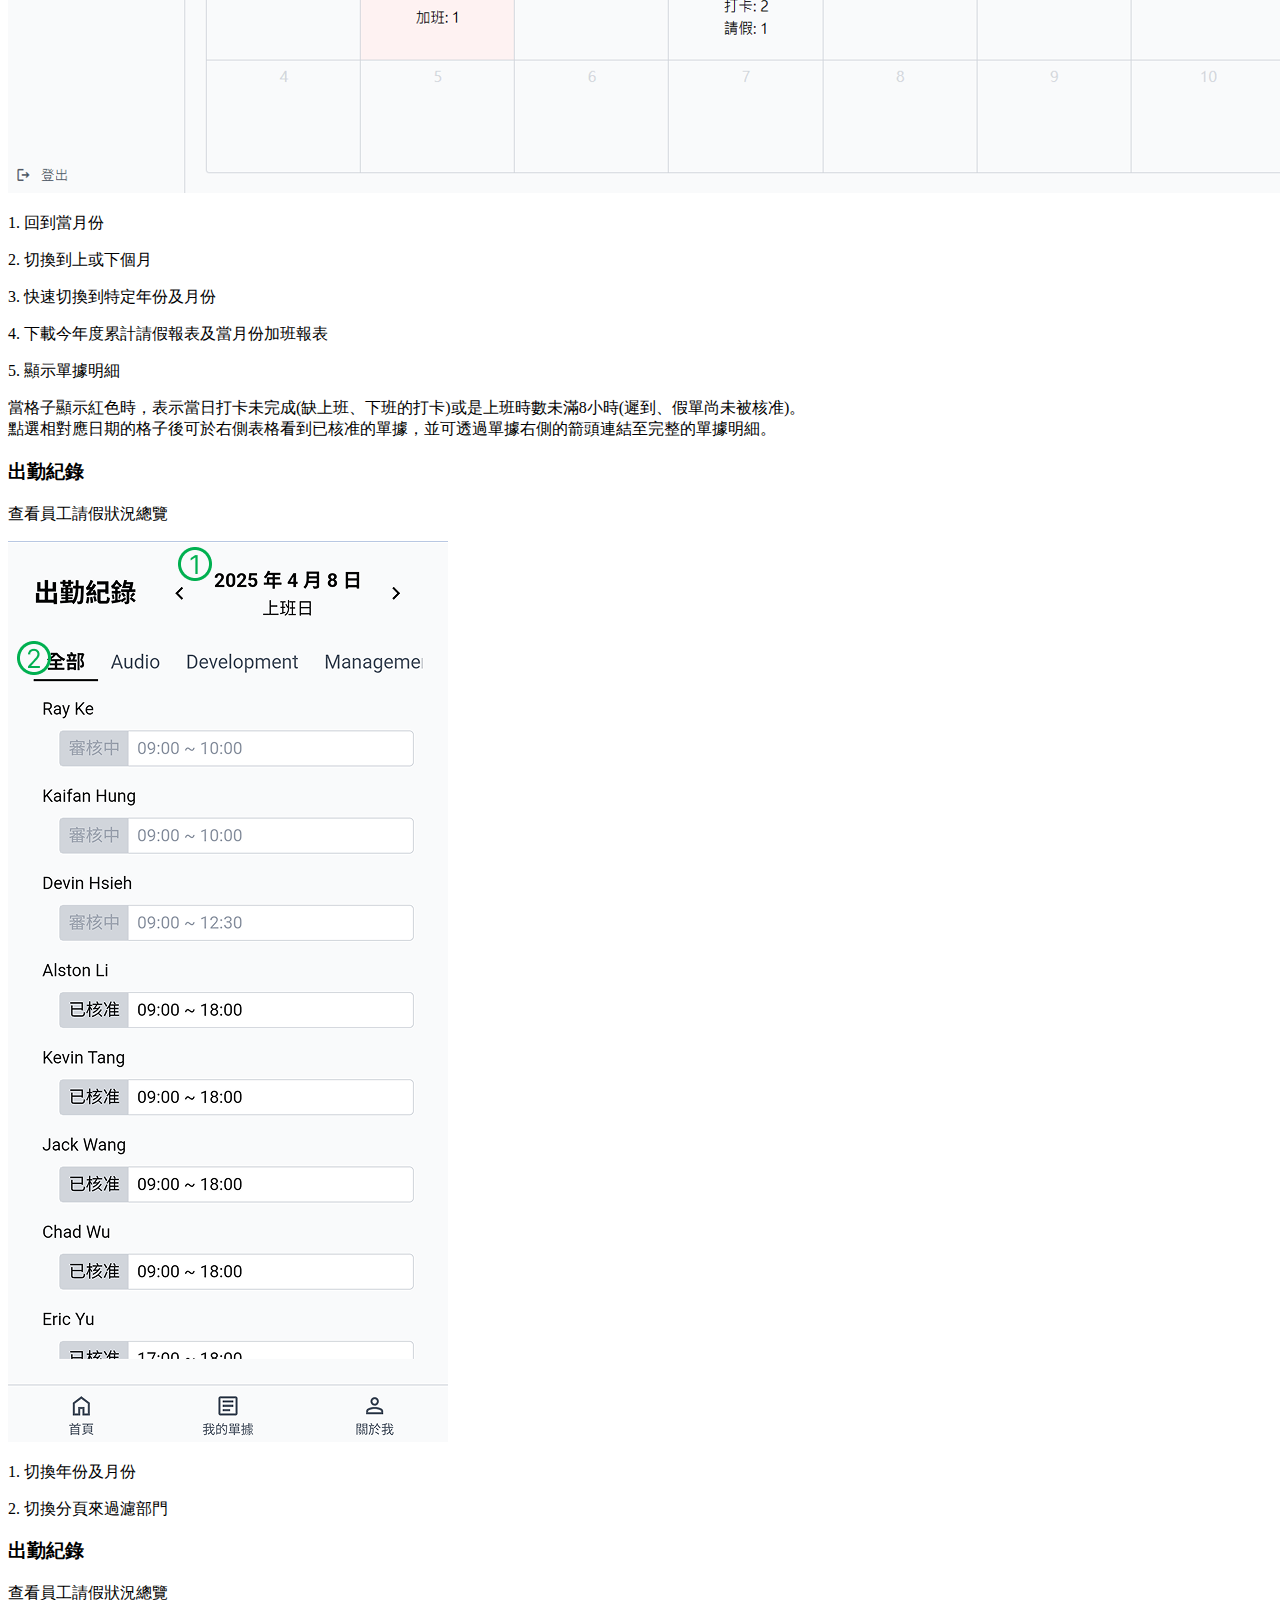
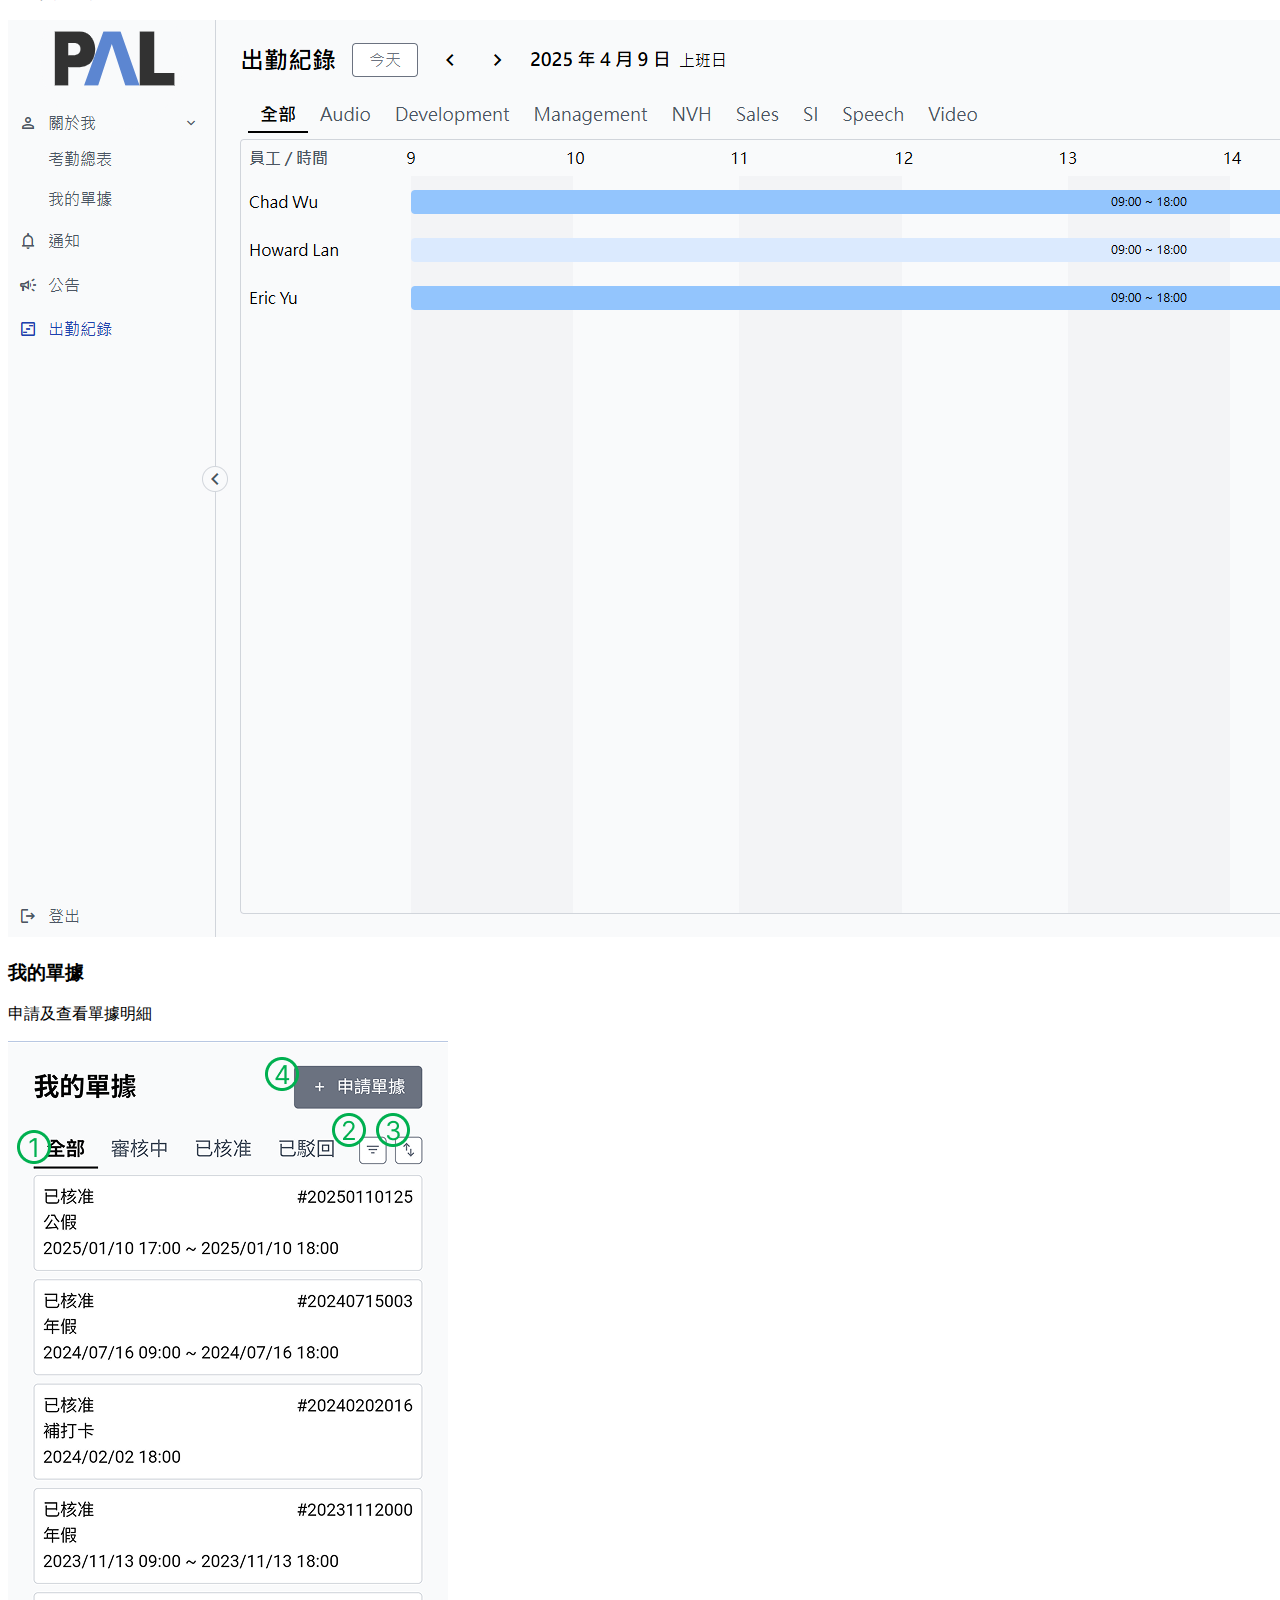
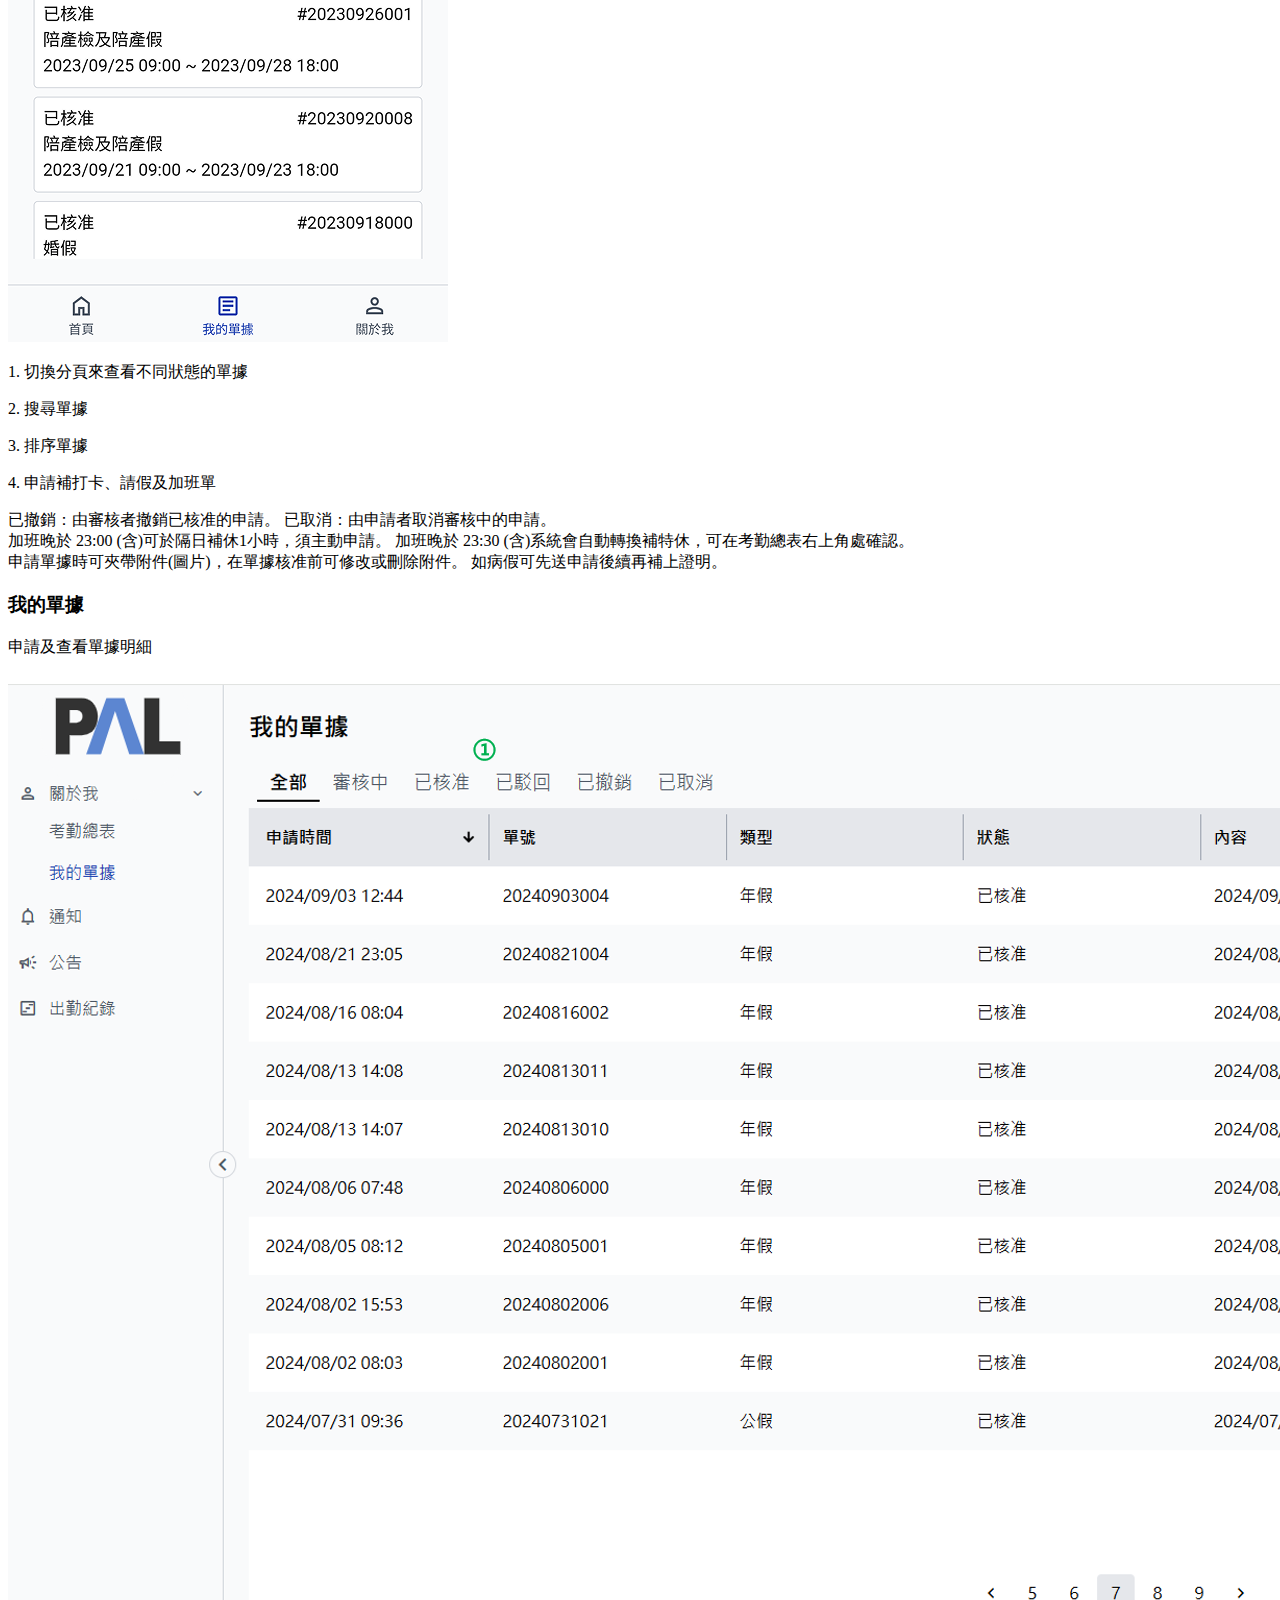
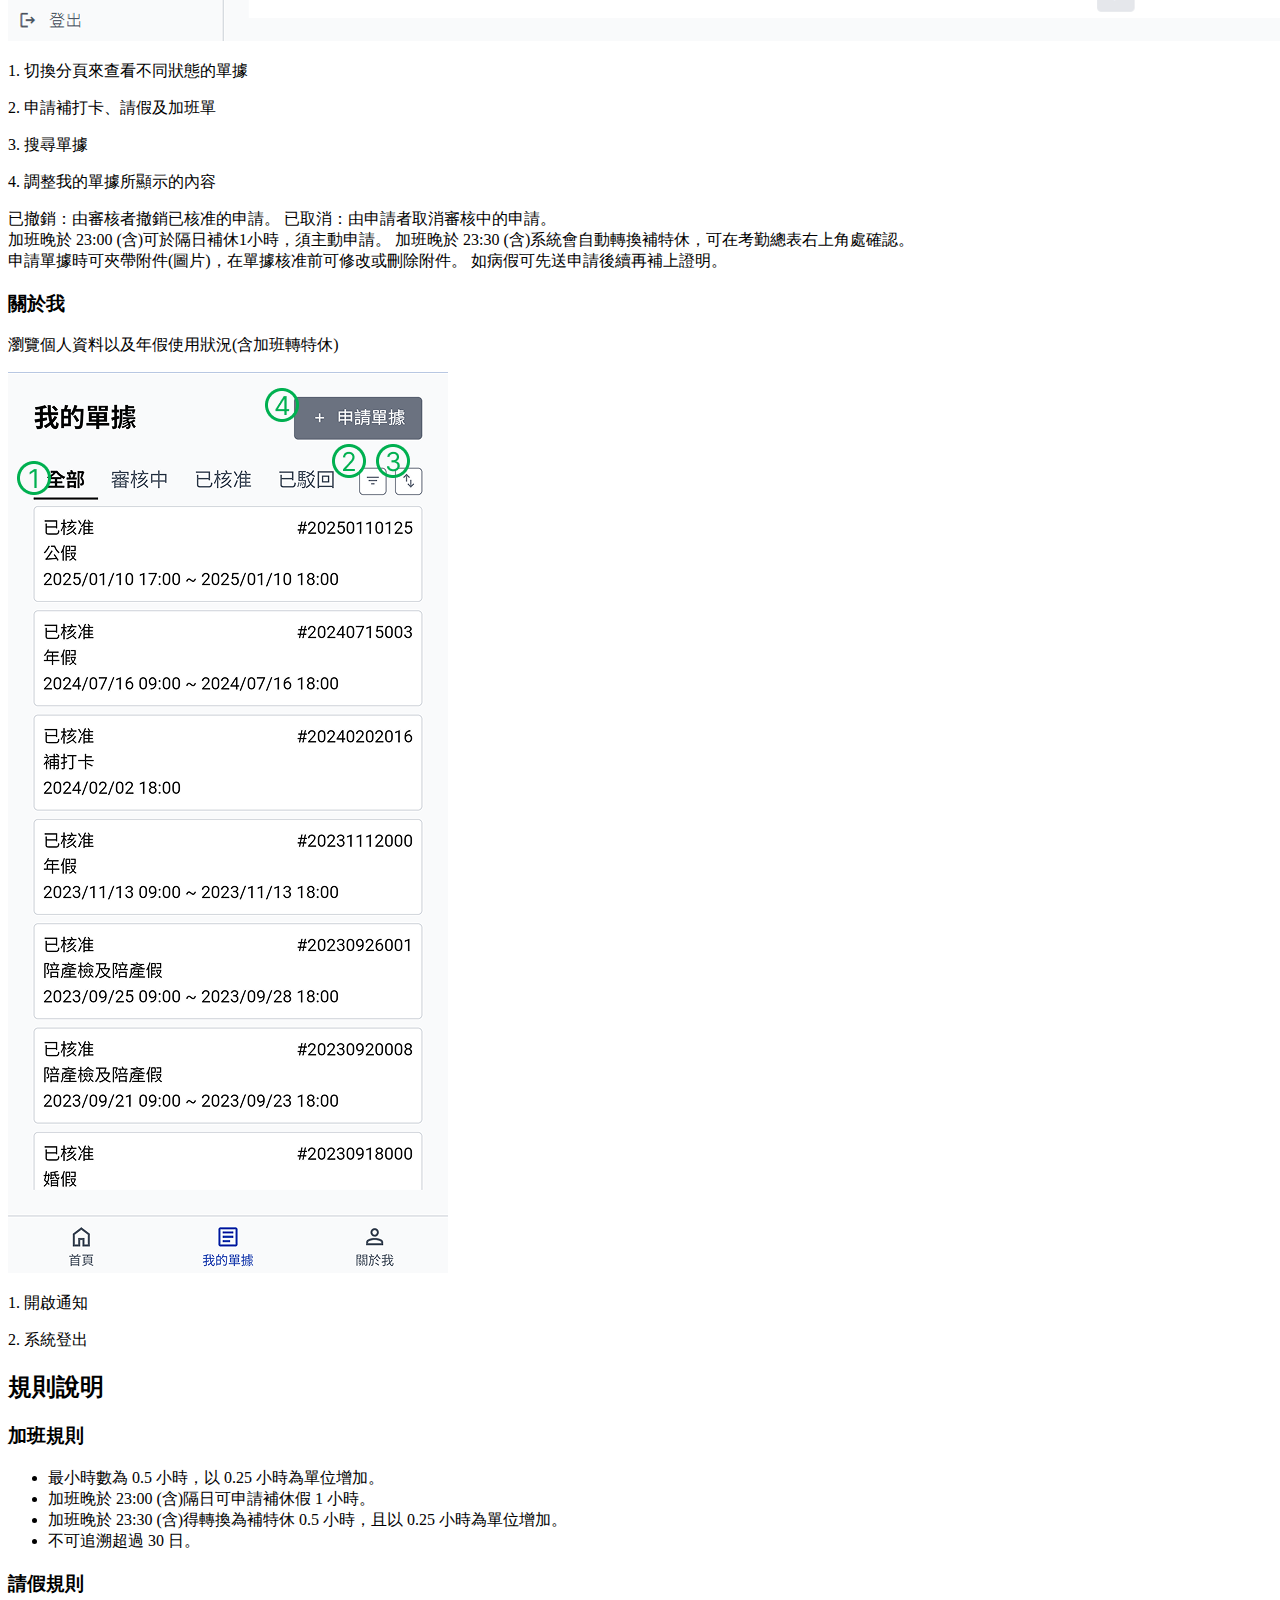
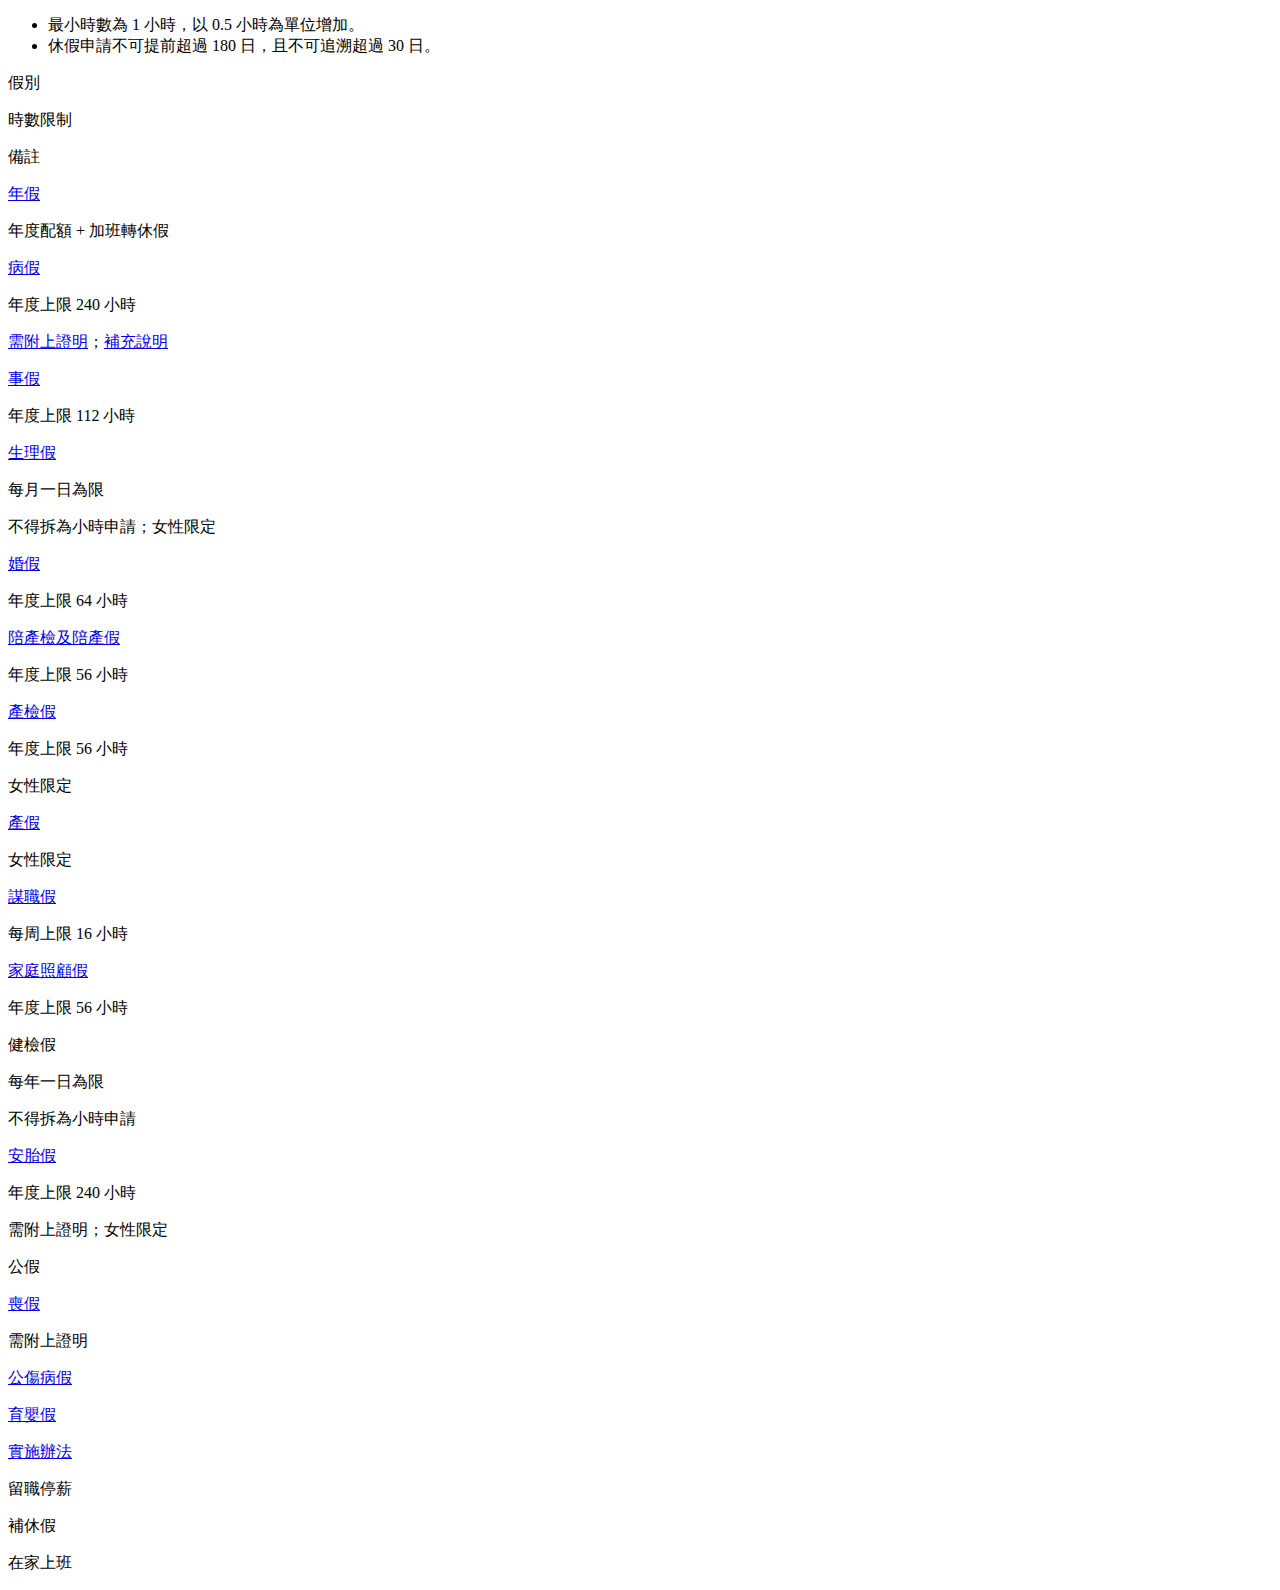
<file: giude.html>
<!doctypehtml><html lang=zh-Hant-TW><meta charset=UTF-8><meta content="width=device-width,initial-scale=1"name=viewport><base href=https://pal-labs.github.io/eip-guide/assets/ ><base target=_blank><title>EIP 指南 - PAL Acoustics</title><link href=assets/favicon.ico rel=icon sizes=48x48><main><h1>EIP 系統指南 - PAL Acoustics</h1><h2>考勤功能說明</h2><section><ul><li><a href=https://portal.pal-acoustics.com.tw/ >網頁入口</a><li><a href=https://pal-labs.github.io/eip-guide/ios-install>IOS 安裝指南</a><li><a href=https://pal-labs.github.io/eip-guide/android-install>Android 安裝指南</a></ul><div class=callout>帳號: 公司 email 密碼: 個人電腦登入密碼</div></section><section class=mobile><h3>首頁</h3><p>顯示當月考勤異常數量、今天請假人數、通知、公告等資訊</p><a href=home-mobile.png><img src=home-mobile.png></a><p>1. 跳轉至考勤總表<p>2. 跳轉至出勤紀錄<p>3. 跳轉至通知列表</section><section class=mobile><h3>考勤總表</h3><p>瀏覽個人每日考勤</p><a href=record-mobile.png><img src=record-mobile.png></a><p>1. 切換年份及月份<p>2. 下載今年度累計請假報表及當月份加班報表<div class=callout>當項目顯示紅色時，表示當日打卡未完成(缺上班、下班的打卡)或是上班時數未滿8小時(遲到、假單尚未被核准)。</div><div class=callout>點選相對應日期的項目後可於彈出視窗看到已核准的單據，並可透過單據右側的箭頭連結至完整的單據明細。</div></section><section class=desktop><h3>考勤總表</h3><p>瀏覽個人每日考勤以及年假使用狀況(含加班轉特休)</p><a href=record-desktop.png><img src=record-desktop.png></a><p>1. 回到當月份<p>2. 切換到上或下個月<p>3. 快速切換到特定年份及月份<p>4. 下載今年度累計請假報表及當月份加班報表<p>5. 顯示單據明細<div class=callout>當格子顯示紅色時，表示當日打卡未完成(缺上班、下班的打卡)或是上班時數未滿8小時(遲到、假單尚未被核准)。</div><div class=callout>點選相對應日期的格子後可於右側表格看到已核准的單據，並可透過單據右側的箭頭連結至完整的單據明細。</div></section><section class=mobile><h3>出勤紀錄</h3><p>查看員工請假狀況總覽</p><a href=summry-mobile.png><img src=summry-mobile.png></a><p>1. 切換年份及月份<p>2. 切換分頁來過濾部門</section><section class=desktop><h3>出勤紀錄</h3><p>查看員工請假狀況總覽</p><a href=summary-desktop.png><img src=summary-desktop.png></a></section><section class=mobile><h3>我的單據</h3><p>申請及查看單據明細</p><a href=form-mobile.png><img src=form-mobile.png></a><p>1. 切換分頁來查看不同狀態的單據<p>2. 搜尋單據<p>3. 排序單據<p>4. 申請補打卡、請假及加班單<div class=callout>已撤銷：由審核者撤銷已核准的申請。 已取消：由申請者取消審核中的申請。</div><div class=callout>加班晚於 23:00 (含)可於隔日補休1小時，須主動申請。 加班晚於 23:30 (含)系統會自動轉換補特休，可在考勤總表右上角處確認。</div><div class=callout>申請單據時可夾帶附件(圖片)，在單據核准前可修改或刪除附件。 如病假可先送申請後續再補上證明。</div></section><section class=desktop><h3>我的單據</h3><p>申請及查看單據明細</p><a href=form-desktop.png><img src=form-desktop.png></a><p>1. 切換分頁來查看不同狀態的單據<p>2. 申請補打卡、請假及加班單<p>3. 搜尋單據<p>4. 調整我的單據所顯示的內容<div class=callout>已撤銷：由審核者撤銷已核准的申請。 已取消：由申請者取消審核中的申請。</div><div class=callout>加班晚於 23:00 (含)可於隔日補休1小時，須主動申請。 加班晚於 23:30 (含)系統會自動轉換補特休，可在考勤總表右上角處確認。</div><div class=callout>申請單據時可夾帶附件(圖片)，在單據核准前可修改或刪除附件。 如病假可先送申請後續再補上證明。</div></section><section class=mobile><h3 class=mobile>關於我</h3><p>瀏覽個人資料以及年假使用狀況(含加班轉特休)</p><a href=form-mobile.png><img src=form-mobile.png></a><p>1. 開啟通知<p>2. 系統登出</section><h2>規則說明</h2><section><h3>加班規則</h3><ul><li>最小時數為 0.5 小時，以 0.25 小時為單位增加。<li>加班晚於 23:00 (含)隔日可申請補休假 1 小時。<li>加班晚於 23:30 (含)得轉換為補特休 0.5 小時，且以 0.25 小時為單位增加。<li>不可追溯超過 30 日。</ul><h3>請假規則</h3><ul><li>最小時數為 1 小時，以 0.5 小時為單位增加。<li>休假申請不可提前超過 180 日，且不可追溯超過 30 日。</ul><div class=leave-kind-grid><div class=row><p>假別<p>時數限制<p>備註</div><div class=row><p><a href=https://calcr2.mol.gov.tw/RestDays>年假</a><p>年度配額 + 加班轉休假<p></div><div class=row><p><a href="https://law.moj.gov.tw/LawClass/LawSingle.aspx?pcode=N0030006&flno=4">病假</a><p>年度上限 240 小時<p><a href="https://law.moj.gov.tw/LawClass/LawSingle.aspx?pcode=N0030006&flno=10"rel=noopener>需附上證明</a>；<a href="https://law.moj.gov.tw/LawClass/LawSingle.aspx?pcode=N0030006&flno=5"rel=noopener>補充說明</a></div><div class=row><p><a href="https://law.moj.gov.tw/LawClass/LawSingle.aspx?pcode=N0030006&flno=7"rel=noopener><span>事假</span></a><p>年度上限 112 小時<p></div><div class=row><p><a href="https://law.moj.gov.tw/LawClass/LawSingle.aspx?flno=14&pcode=N0030014"rel=noopener><span>生理假</span></a><p>每月一日為限<p>不得拆為小時申請；女性限定</div><div class=row><p><a href="https://law.moj.gov.tw/LawClass/LawSingle.aspx?pcode=N0030006&flno=2"rel=noopener><span>婚假</span></a><p>年度上限 64 小時<p></div><div class=row><p><a href="https://law.moj.gov.tw/LawClass/LawSingle.aspx?pcode=N0030014&flno=15">陪產檢及陪產假</a><p>年度上限 56 小時<p></div><div class=row><p><a href="https://law.moj.gov.tw/LawClass/LawSingle.aspx?pcode=N0030014&flno=15">產檢假</a><p>年度上限 56 小時<p>女性限定</div><div class=row><p><a href="https://law.moj.gov.tw/LawClass/LawSingle.aspx?pcode=N0030014&flno=15">產假</a><p><p>女性限定</div><div class=row><p><a href="https://law.moj.gov.tw/LawClass/LawSingle.aspx?pcode=N0030001&flno=16">謀職假</a><p>每周上限 16 小時<p></div><div class=row><p><a href="https://law.moj.gov.tw/LawClass/LawSingle.aspx?pcode=N0030014&flno=20">家庭照顧假</a><p>年度上限 56 小時<p></div><div class=row><p>健檢假<p>每年一日為限<p>不得拆為小時申請</div><div class=row><p><a href="https://law.moj.gov.tw/LawClass/LawSingle.aspx?pcode=N0030006&flno=4">安胎假</a><p>年度上限 240 小時<p>需附上證明；女性限定</div><div class=row><p>公假<p><p></div><div class=row><p><a href="https://law.moj.gov.tw/LawClass/LawSingle.aspx?pcode=N0030006&flno=3">喪假</a><p><p>需附上證明</div><div class=row><p><a href="https://law.moj.gov.tw/LawClass/LawSingle.aspx?pcode=N0030006&flno=6">公傷病假</a><p><p></div><div class=row><p><a href="https://law.moj.gov.tw/LawClass/LawSingle.aspx?pcode=N0030014&flno=16">育嬰假</a><p><p><a href="https://law.moj.gov.tw/LawClass/LawAll.aspx?pcode=N0030018">實施辦法</a></div><div class=row><p>留職停薪<p><p></div><div class=row><p>補休假<p><p></div><div class=row><p>在家上班<p><p></div></div></section></main>
</file>
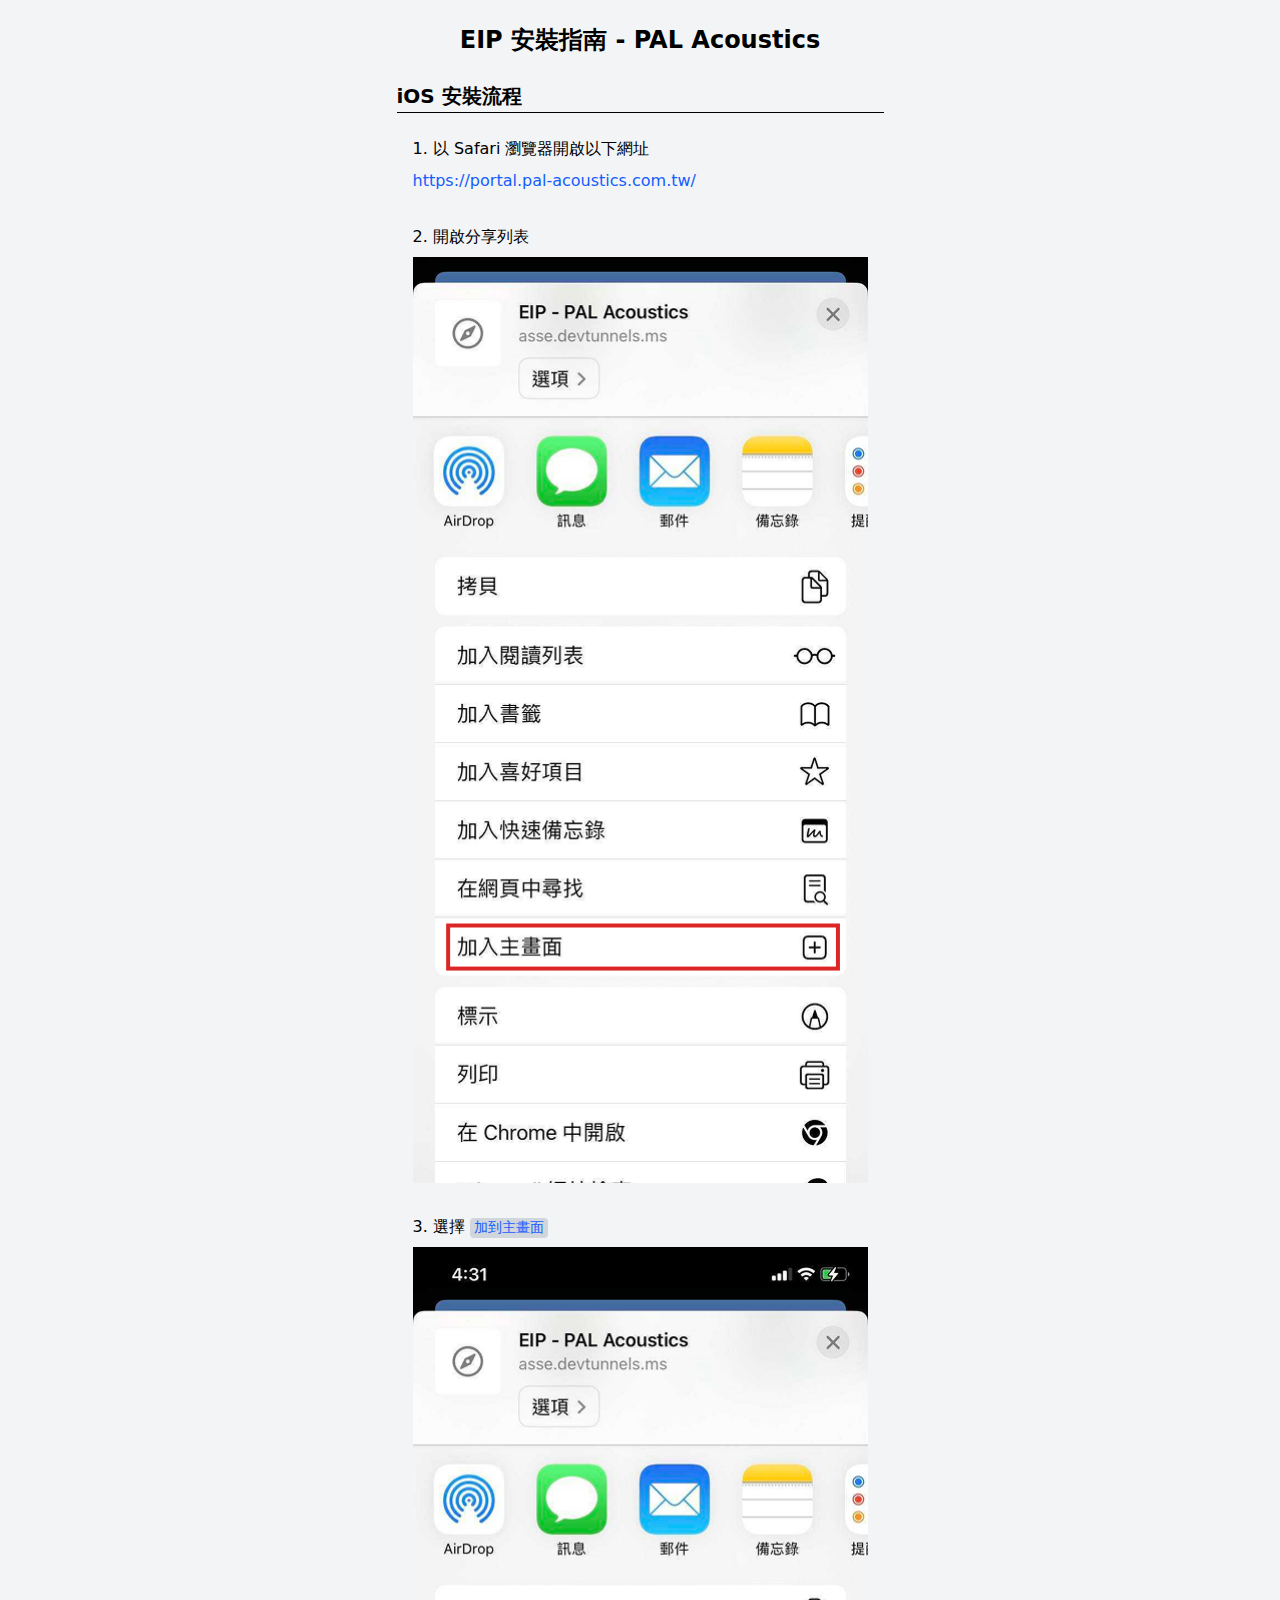
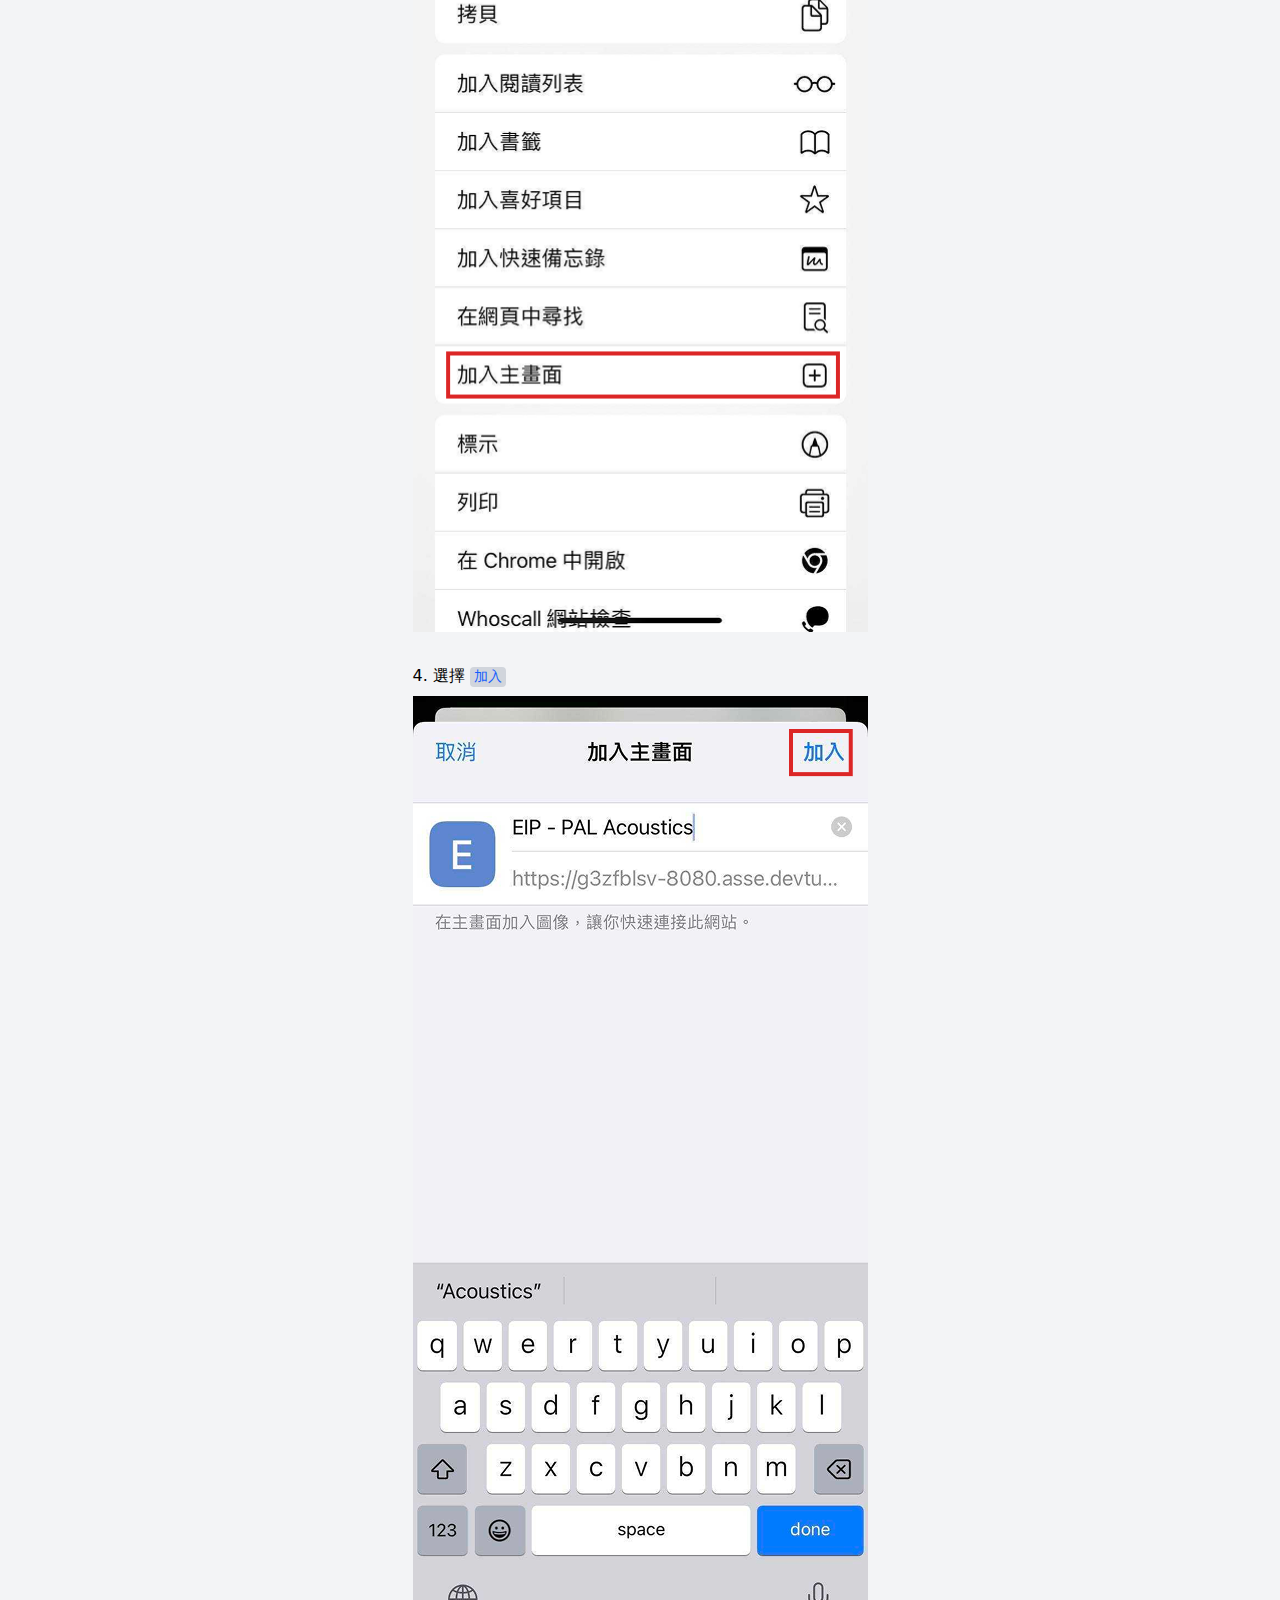
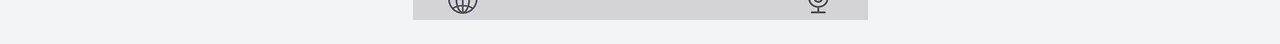
<file: ios-install.html>
<!DOCTYPE html><html lang="zh-Hant-TW"><head><meta charset="UTF-8"><meta name="viewport" content="width=device-width, initial-scale=1.0"><base href="https://pal-labs.github.io/eip-guide/assets/" /><base target="_blank"/><title>EIP 安裝指南 - PAL Acoustics</title><link rel="icon" href="favicon.ico" sizes="48x48"><link rel="stylesheet" href="style.css"></head><body><main><h1>EIP 安裝指南 - PAL Acoustics</h1><h2>iOS 安裝流程</h2><section><p>1. 以 Safari 瀏覽器開啟以下網址</p><a href="https://portal.pal-acoustics.com.tw/">https://portal.pal-acoustics.com.tw/</a></section><section><p>2. 開啟分享列表</p><img src="ios-step-1.png" alt="Image"></section><section><p>3. 選擇 <code>加到主畫面</code></p><img src="ios-step-2.png" alt="Image"></section><section><p>4. 選擇 <code>加入</code></p><img src="ios-step-3.png" alt="Image"></section></main></body></html>
</file>
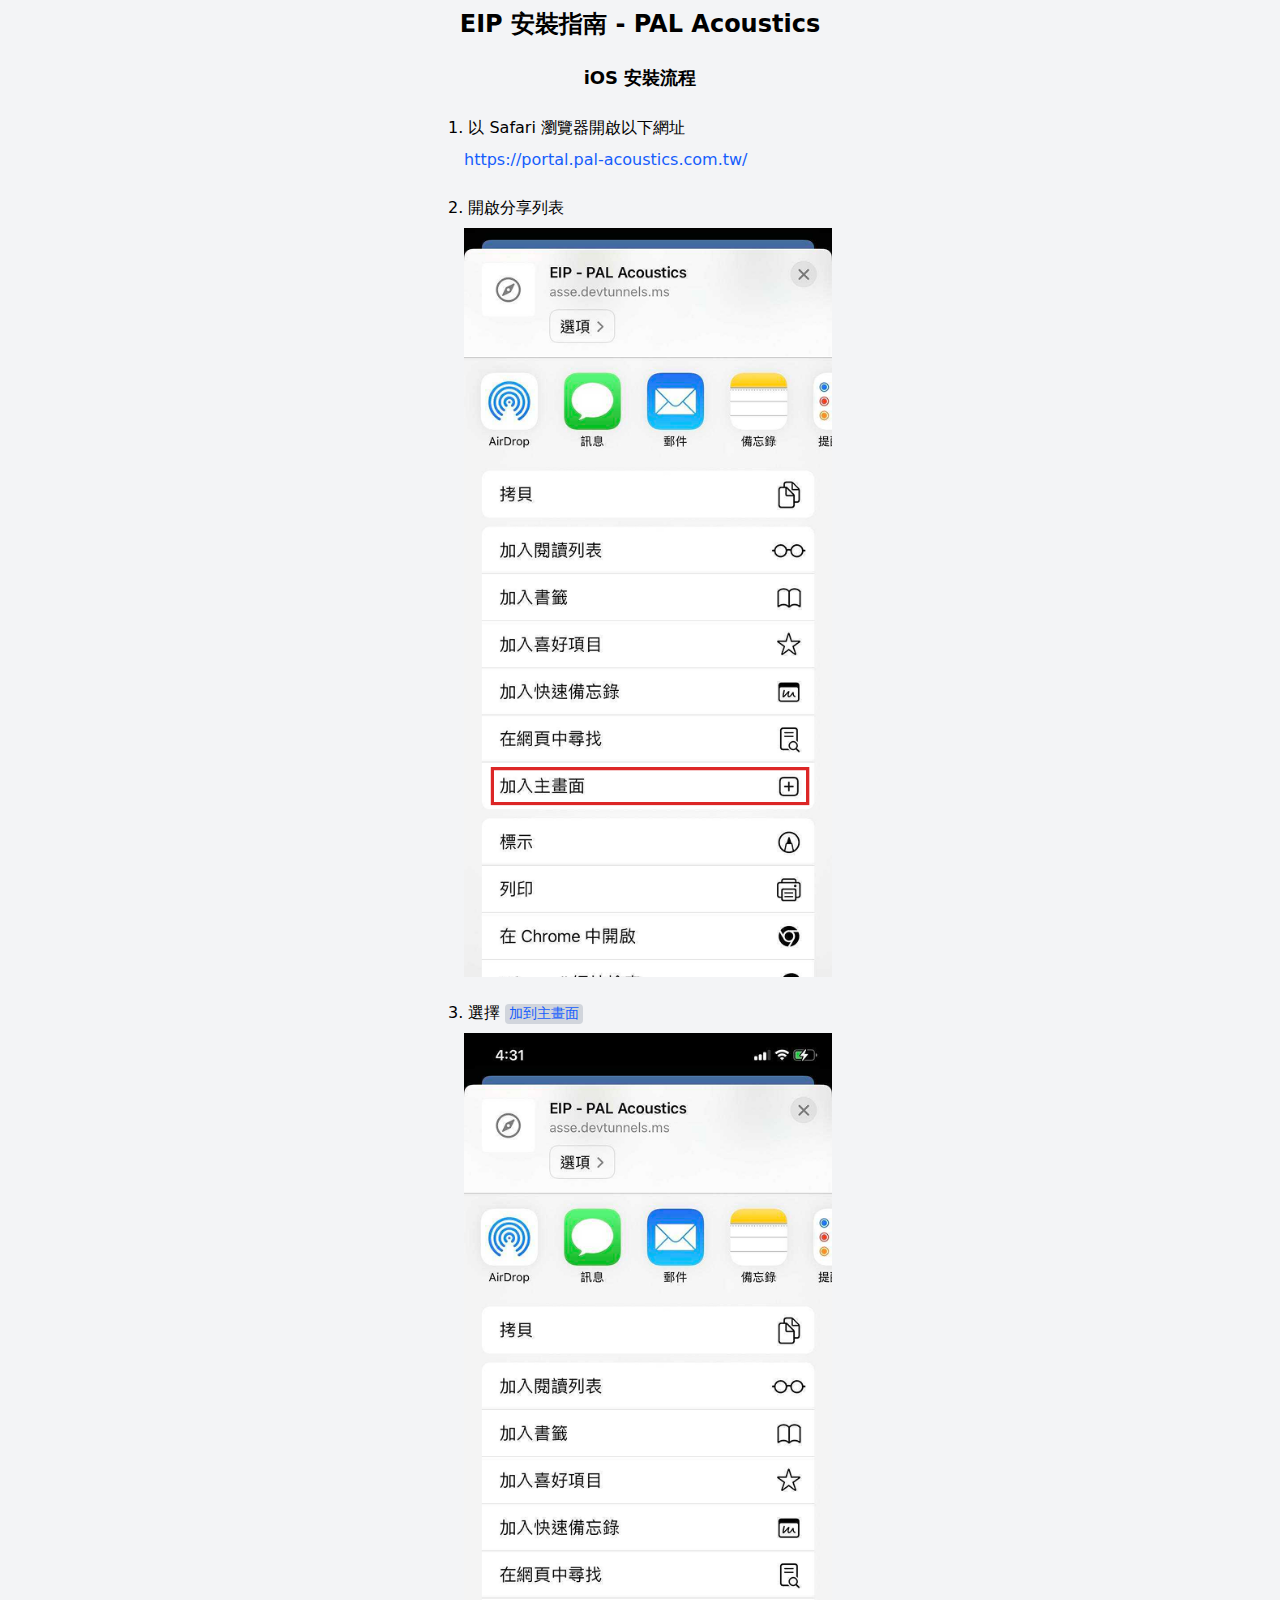
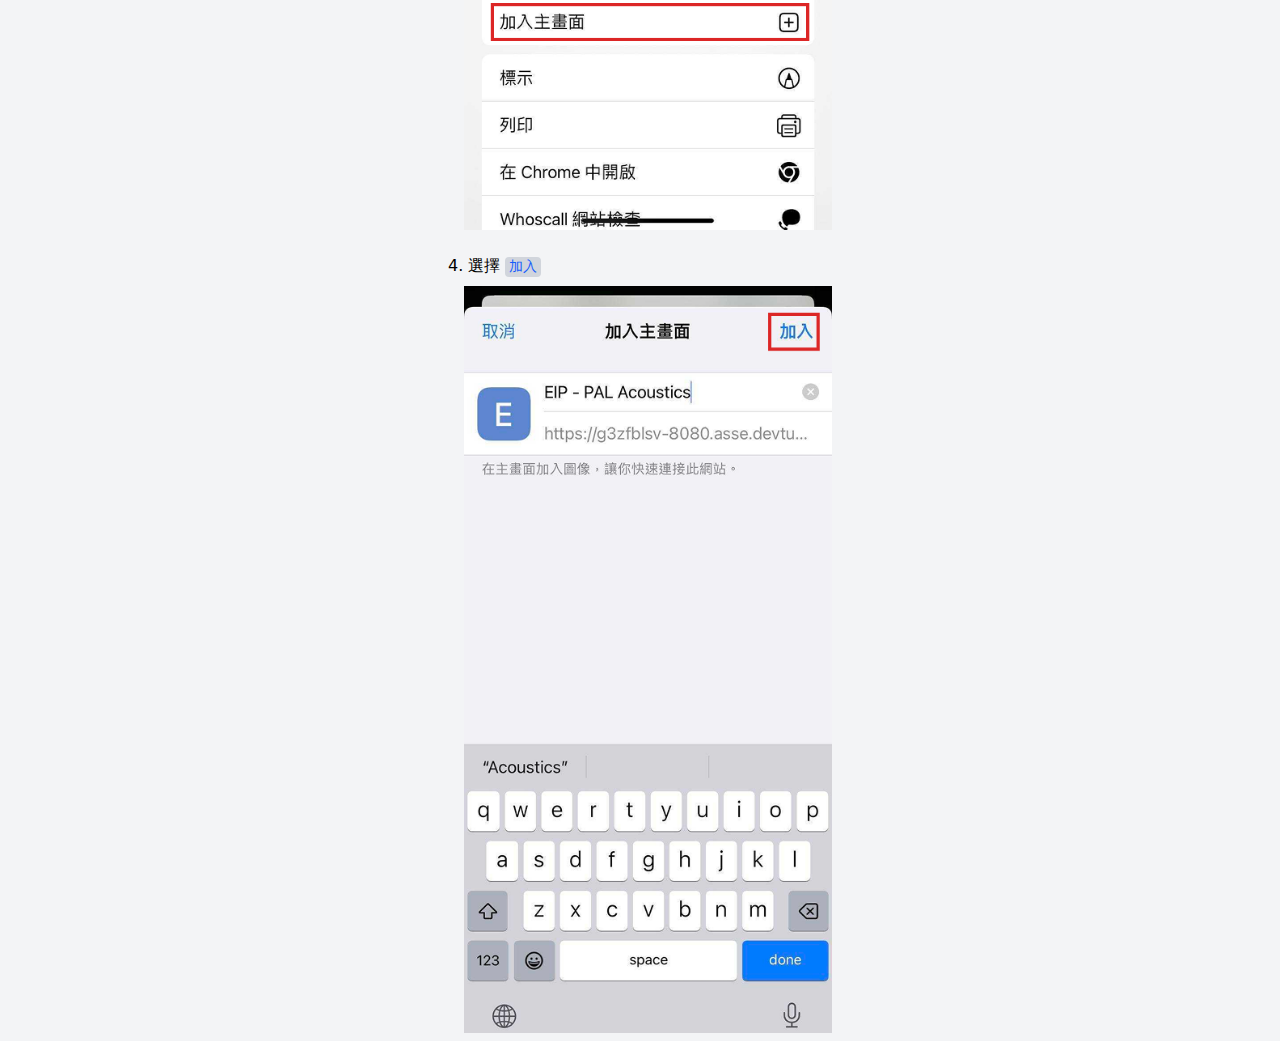
<file: ios.html>
<!doctypehtml><html lang=zh-Hant-TW><meta charset=UTF-8><meta content="width=device-width,initial-scale=1"name=viewport><title>EIP 安裝指南 - PAL Acoustics</title><link href=assets/favicon.ico rel=icon sizes=48x48><style>@layer theme{:root{--color-blue-600:oklch(0.546 0.245 262.881);--color-gray-100:oklch(0.967 0.003 264.542);--color-gray-300:oklch(0.872 0.01 258.338);--spacing:0.25rem;--container-sm:24rem;--text-sm:0.875rem;--text-sm--line-height:calc(1.25 / 0.875);--text-lg:1.125rem;--text-lg--line-height:calc(1.75 / 1.125);--text-2xl:1.5rem;--text-2xl--line-height:calc(2 / 1.5);--font-weight-bold:700;--default-font-family:ui-sans-serif, system-ui, sans-serif, 'Apple Color Emoji', 'Segoe UI Emoji', 'Segoe UI Symbol', 'Noto Color Emoji'}}@layer base{*{box-sizing:border-box;margin:0;padding:0;border:0 solid}html{line-height:1.5;-webkit-text-size-adjust:100%;tab-size:4;font-family:var(--default-font-family,ui-sans-serif,system-ui,sans-serif,'Apple Color Emoji','Segoe UI Emoji','Segoe UI Symbol','Noto Color Emoji');-webkit-tap-highlight-color:#fff0}a{-webkit-text-decoration:inherit;text-decoration:inherit}}@layer pal-labs{body{display:flex;flex-direction:column;align-items:center;row-gap:calc(var(--spacing) * 6);background-color:var(--color-gray-100);padding:calc(var(--spacing) * 2)}main{display:flex;flex-direction:column;row-gap:calc(var(--spacing) * 6)}section{display:flex;flex-direction:column;row-gap:calc(var(--spacing) * 2)}span{display:flex;flex-direction:row;align-items:center}h1{font-size:var(--text-2xl);line-height:var(--tw-leading,var(--text-2xl--line-height));--tw-font-weight:var(--font-weight-bold);font-weight:var(--font-weight-bold)}h2{font-size:var(--text-lg);line-height:var(--tw-leading,var(--text-lg--line-height));--tw-font-weight:var(--font-weight-bold);font-weight:var(--font-weight-bold)}a{padding-left:calc(var(--spacing) * 4);color:var(--color-blue-600)}img{max-width:min(90vw, var(--container-sm));padding-left:calc(var(--spacing) * 4)}code{border-radius:.25rem;background-color:var(--color-gray-300);padding-inline:calc(var(--spacing) * 1);padding-block:calc(var(--spacing) * 0.5);font-size:var(--text-sm);line-height:var(--tw-leading,var(--text-sm--line-height));color:var(--color-blue-600)}}</style><h1>EIP 安裝指南 - PAL Acoustics</h1><h2>iOS 安裝流程</h2><main><section><p>1. 以 Safari 瀏覽器開啟以下網址</p><a href=https://portal.pal-acoustics.com.tw/ target=_blank>https://portal.pal-acoustics.com.tw/</a></section><section><p>2. 開啟分享列表</p><img alt=Image src=assets/ios-step-1.png></section><section><p>3. 選擇 <code>加到主畫面</code></p><img alt=Image src=assets/ios-step-2.png></section><section><p>4. 選擇 <code>加入</code></p><img alt=Image src=assets/ios-step-3.png></section></main>
</file>
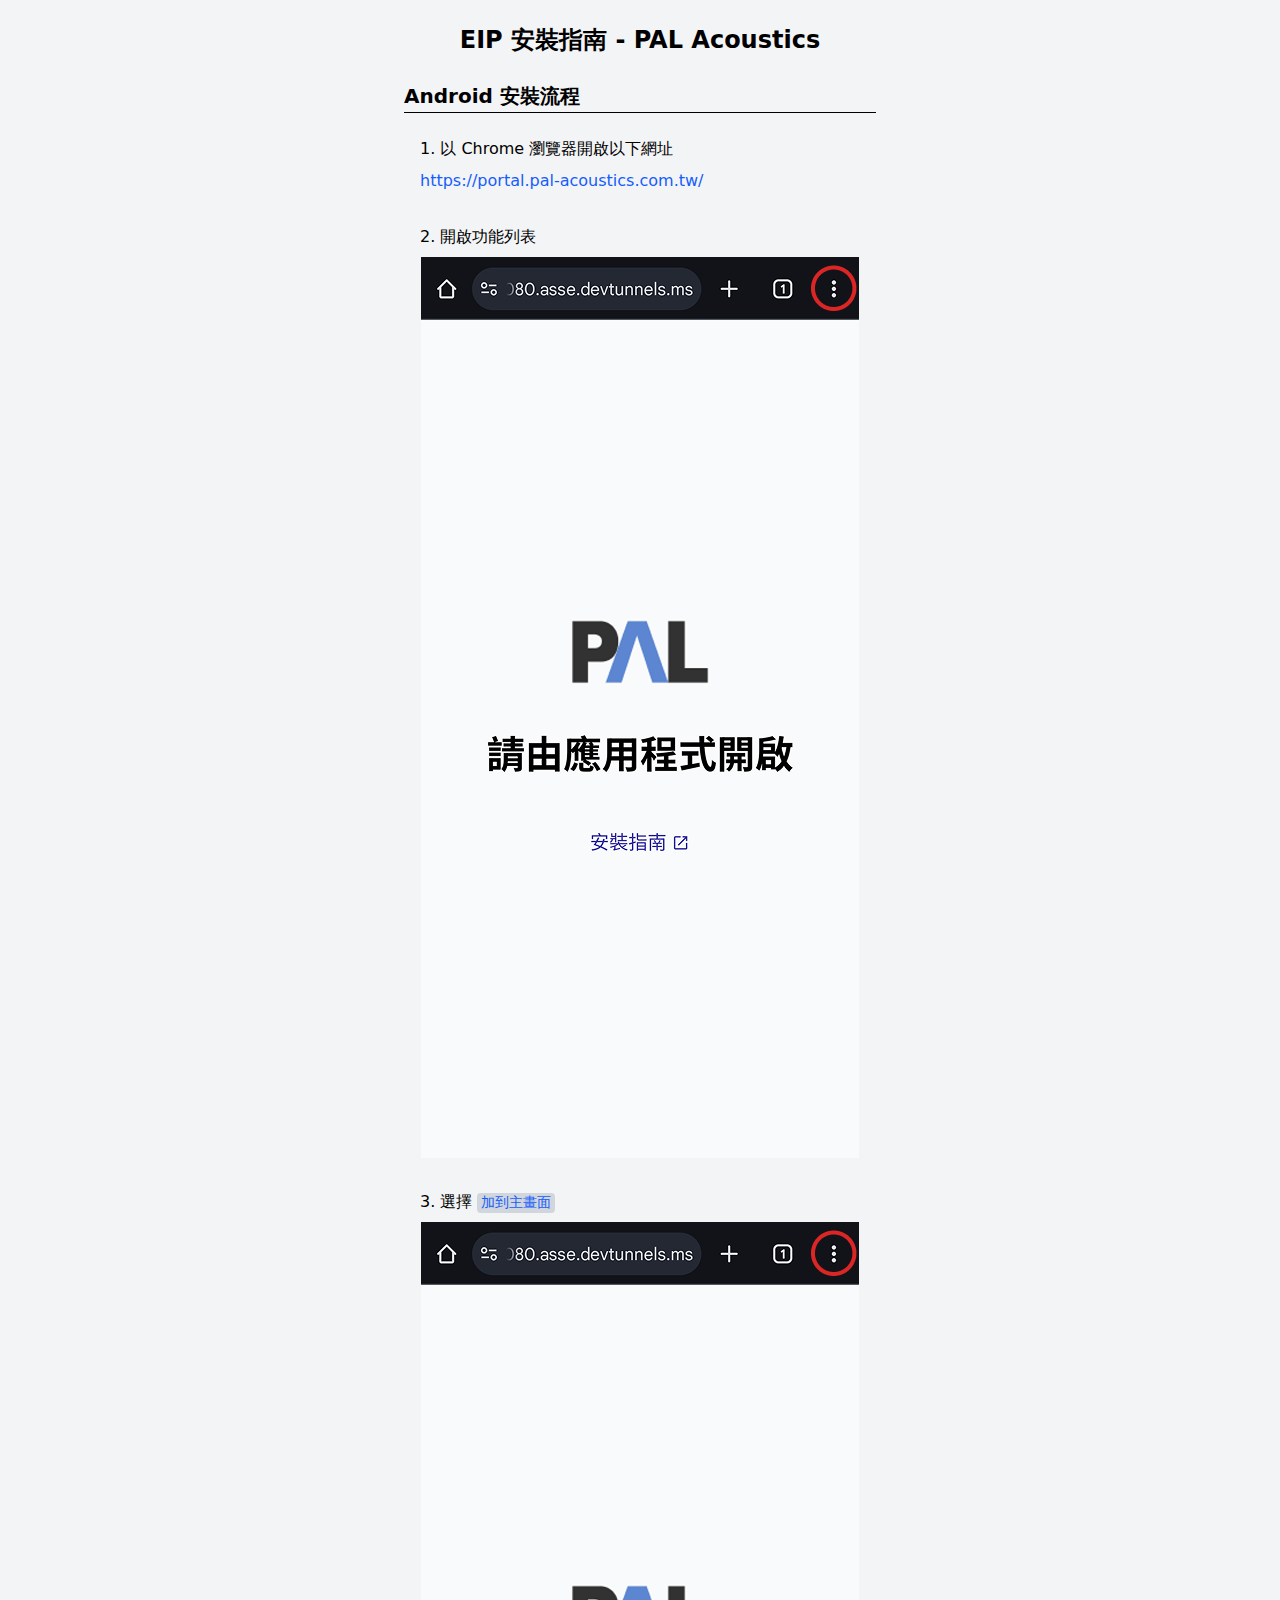
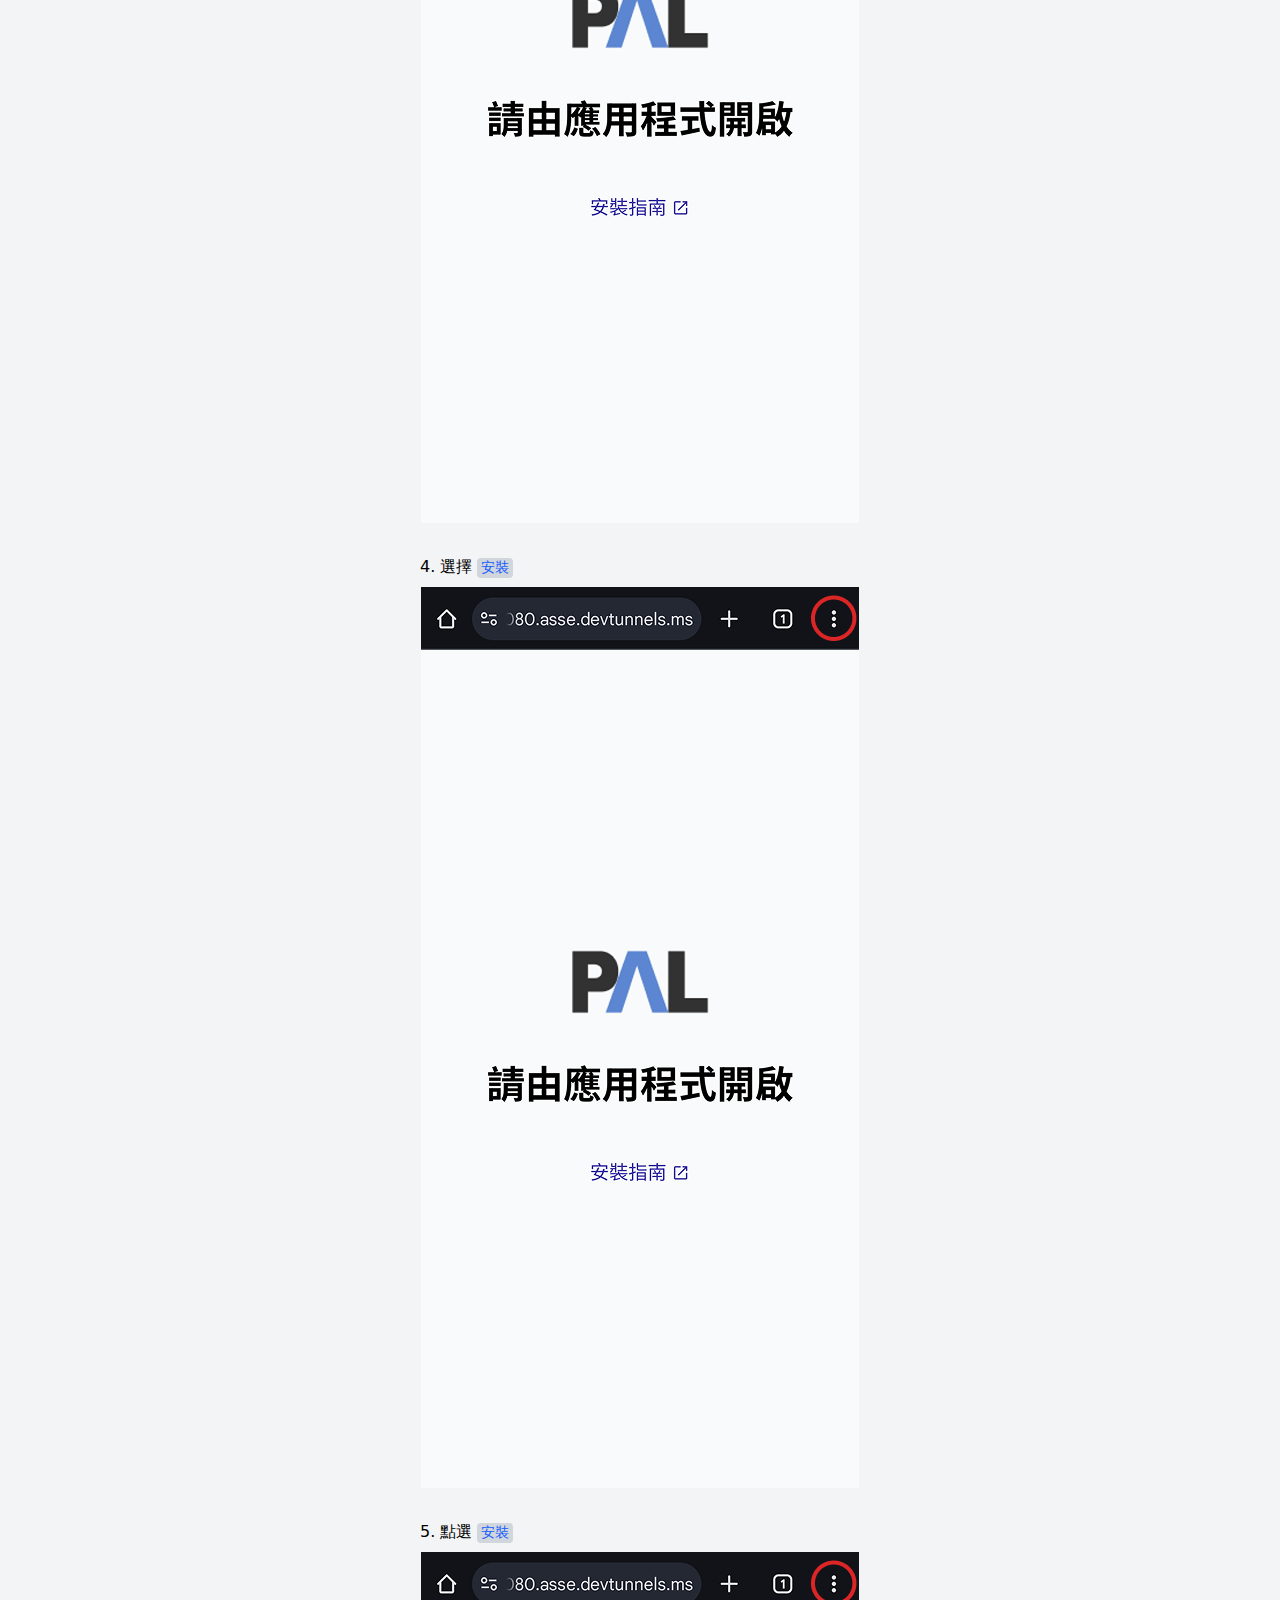
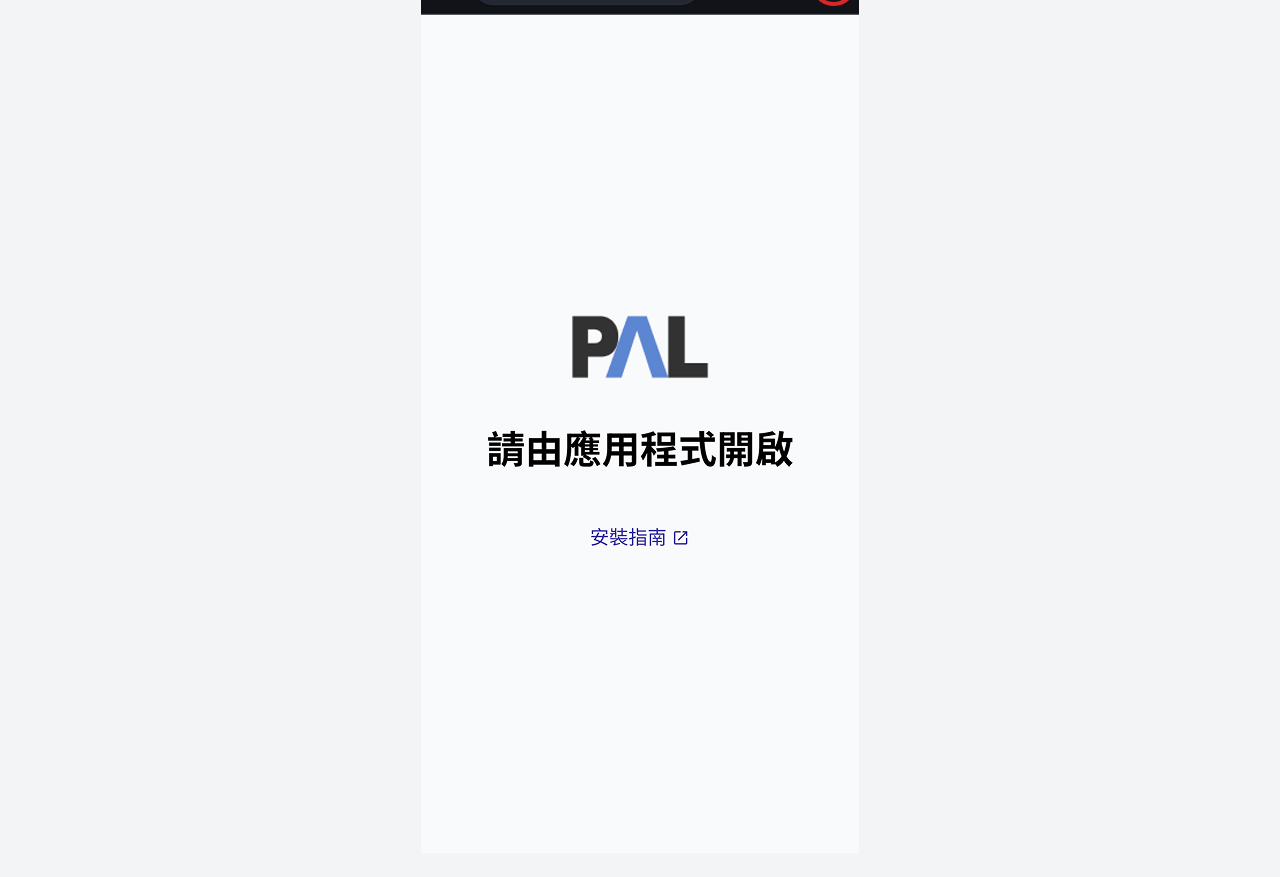
<file: src/android-install.html>
<!DOCTYPE html>
<html lang="zh-Hant-TW">
  <head>
    <meta charset="UTF-8">
    <meta name="viewport" content="width=device-width, initial-scale=1.0">
    <base href="https://pal-labs.github.io/eip-guide/assets/" />
    <base target="_blank"/>
    <title>EIP 安裝指南 - PAL Acoustics</title>
    <link rel="icon" href="favicon.ico" sizes="48x48">
    <link rel="stylesheet" href="style.css">
  </head>
  <body>
    <main>
      <h1>EIP 安裝指南 - PAL Acoustics</h1>
      <h2>Android 安裝流程</h2>
      <section>
        <p>1. 以 Chrome 瀏覽器開啟以下網址</p>
        <a href="https://portal.pal-acoustics.com.tw/">https://portal.pal-acoustics.com.tw/</a>
      </section>
      <section>
        <p>2. 開啟功能列表</p>
        <img src="android-step-1.png">
      </section>
      <section>
        <p>3. 選擇 <code>加到主畫面</code></p>
        <img src="android-step-1.png">
      </section>
      <section>
        <p>4. 選擇 <code>安裝</code></p>
        <img src="android-step-1.png">
      </section>
      <section>
        <p>5. 點選 <code>安裝</code></p>
        <img src="android-step-1.png">
      </section>
    </main>
  </body>
</html>
</file>
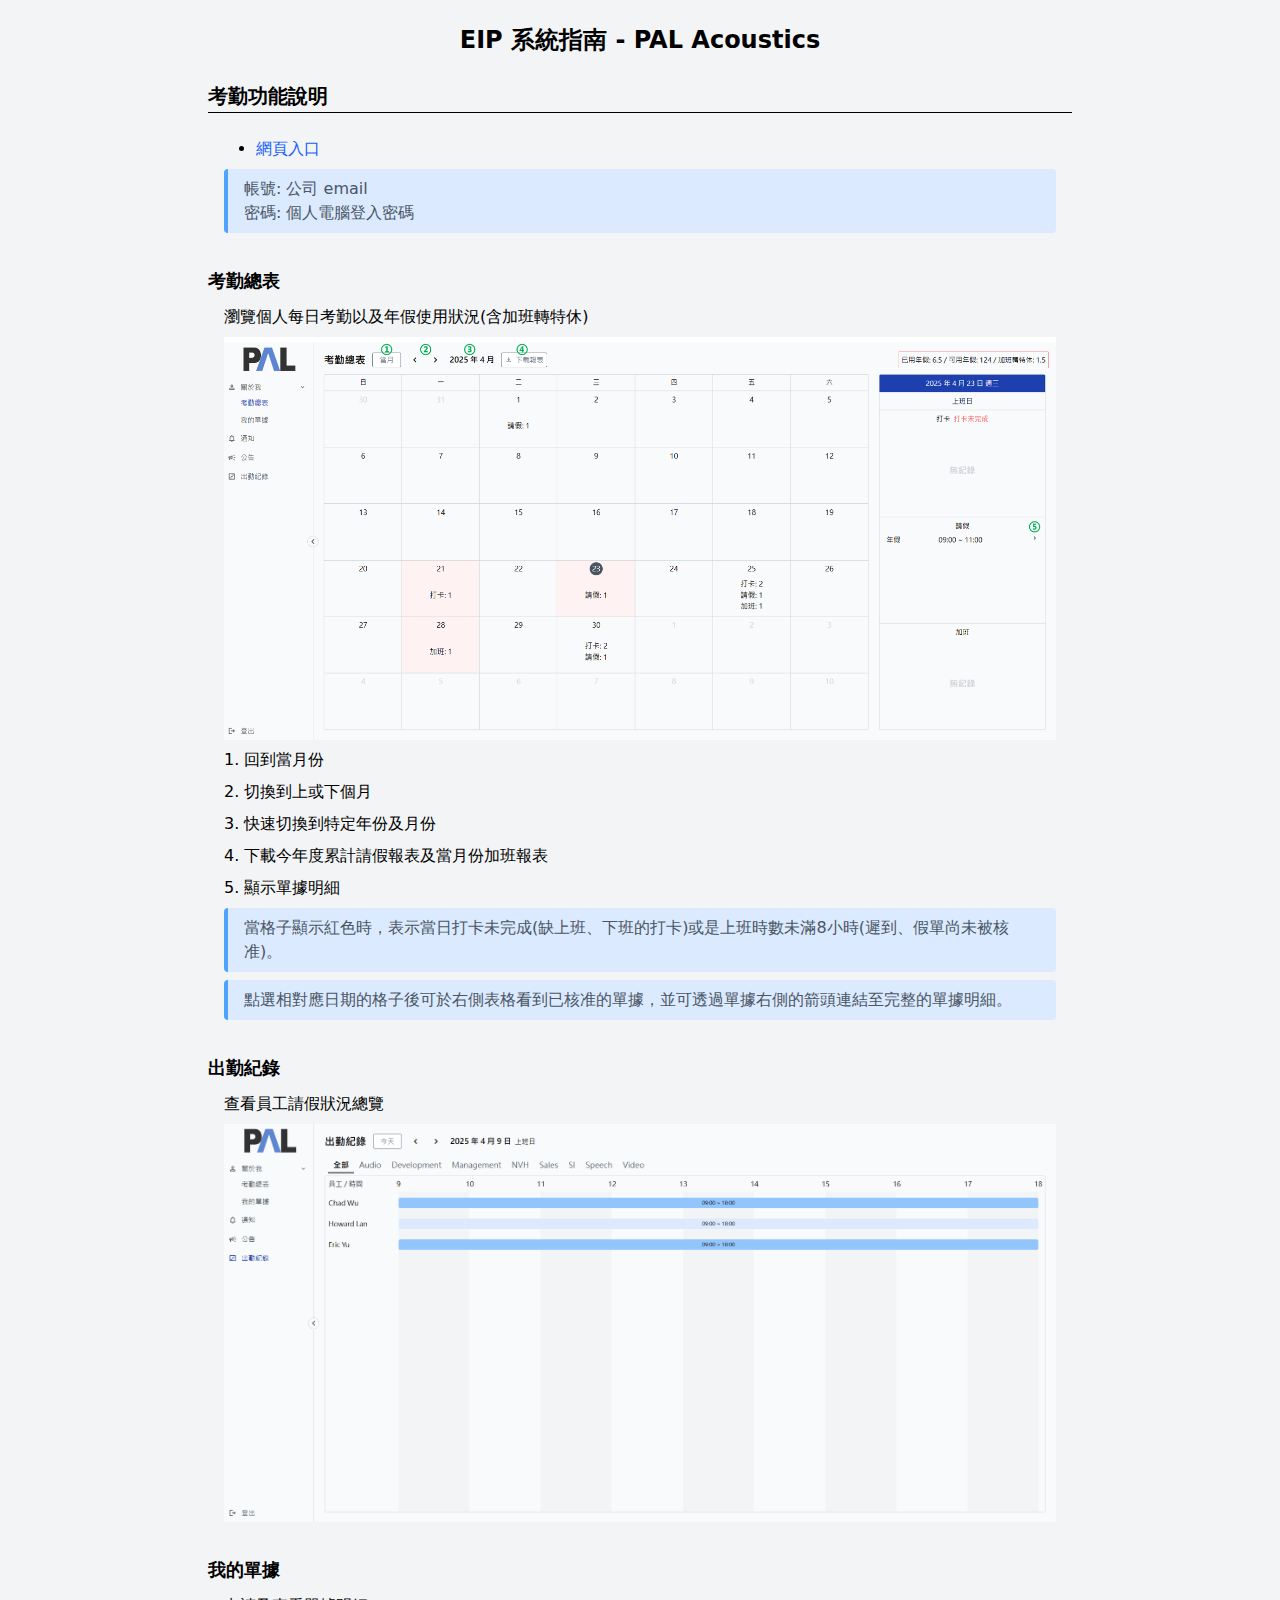
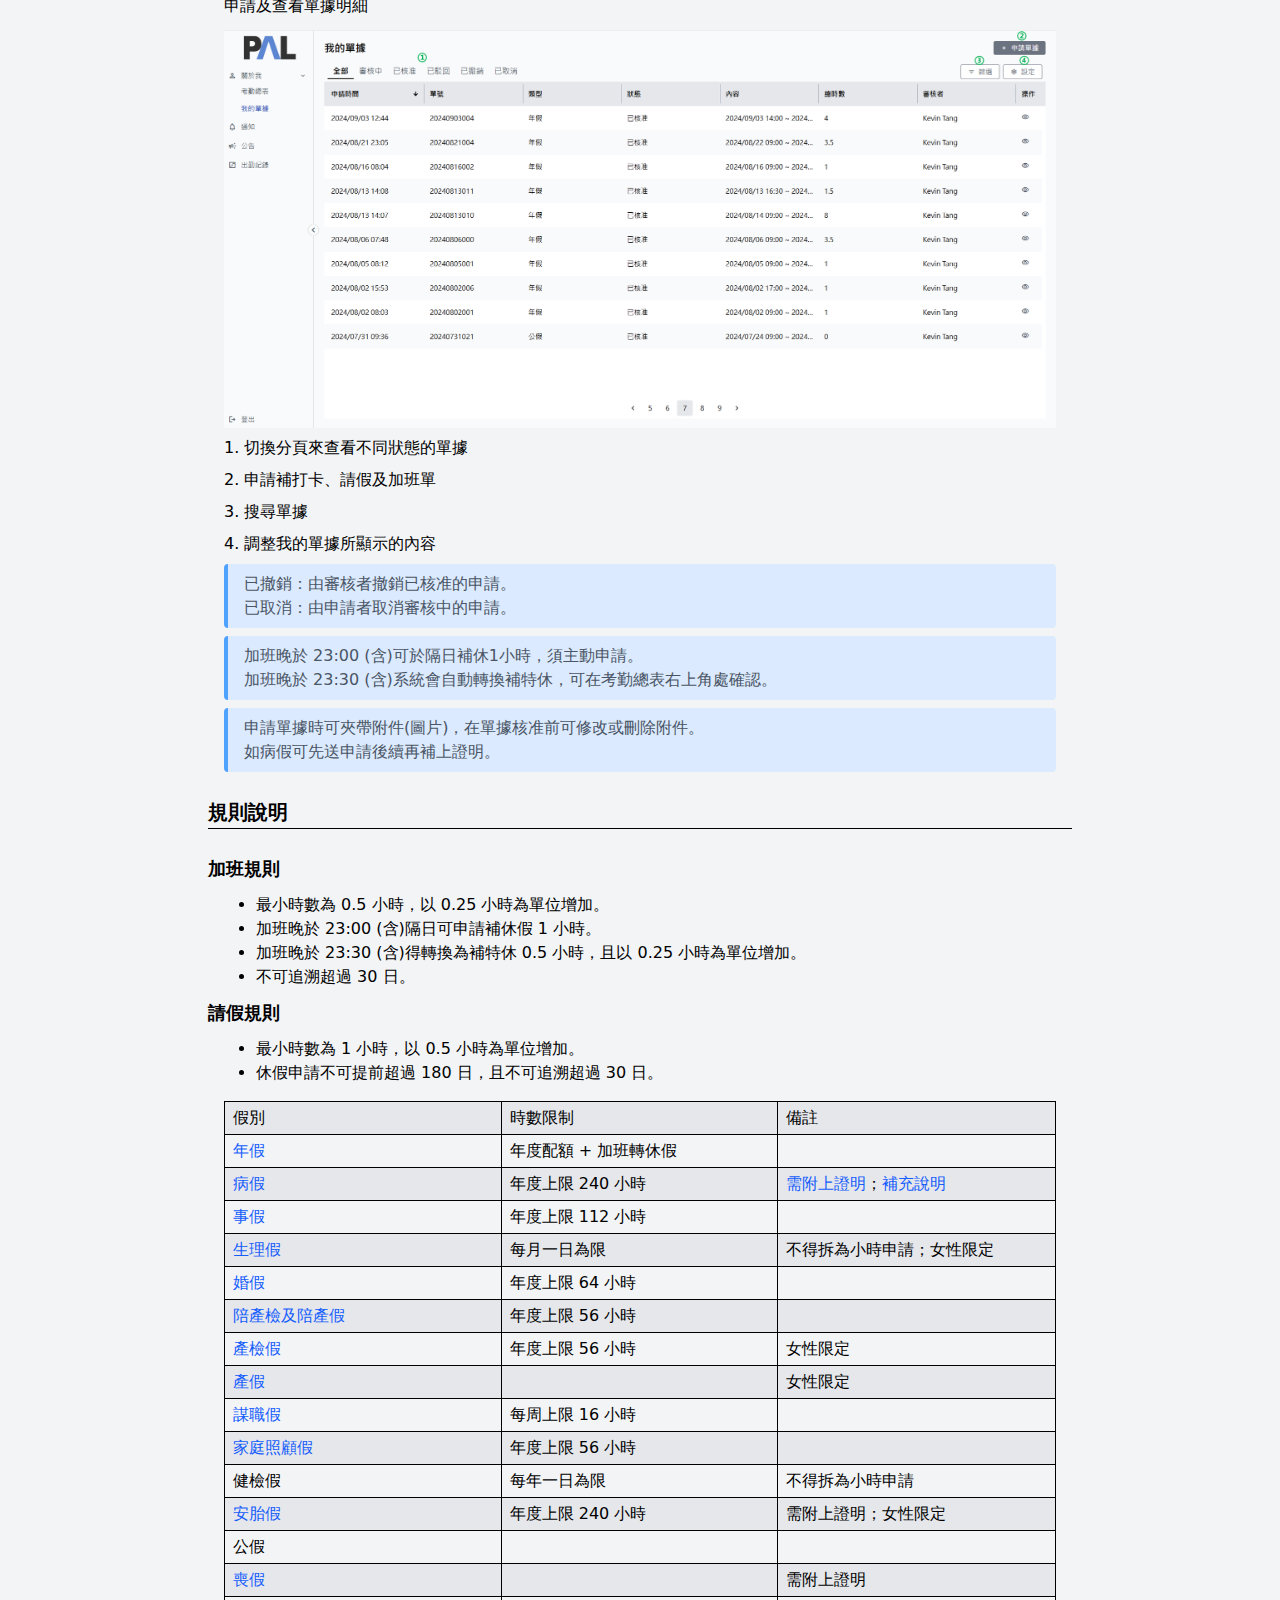
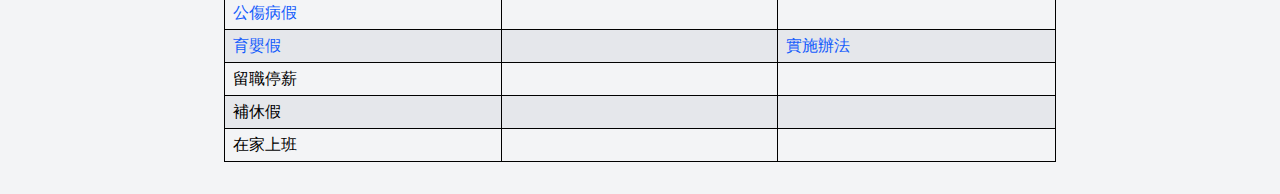
<file: src/giude.html>
<!DOCTYPE html>
<html lang="zh-Hant-TW">
  <head>
    <meta charset="UTF-8">
    <meta name="viewport" content="width=device-width, initial-scale=1.0">
    <base href="https://pal-labs.github.io/eip-guide/assets/" />
    <base target="_blank"/>
    <title>EIP 指南 - PAL Acoustics</title>
    <link rel="icon" href="favicon.ico" sizes="48x48">
    <link rel="stylesheet" href="style.css">
  </head>
  <body>
    <main>
      <h1>EIP 系統指南 - PAL Acoustics</h1>
      <h2>考勤功能說明</h2>
      <section>
        <ul>
          <li><a href="https://portal.pal-acoustics.com.tw/">網頁入口</a></li>
          <li class="list-item md:hidden"><a href="https://pal-labs.github.io/eip-guide/ios-install">IOS 安裝指南</a></li>
          <li class="list-item md:hidden"><a href="https://pal-labs.github.io/eip-guide/android-install">Android 安裝指南</a></li>
        </ul>
        <div class="callout">
          <p>帳號: 公司 email</p>
          <p>密碼: 個人電腦登入密碼</p>
        </div>
      </section>
      <section class="mobile">
        <h3>首頁</h3>
        <p>顯示當月考勤異常數量、今天請假人數、通知、公告等資訊</p>
        <a href="home-mobile.png">
          <img src="home-mobile.png">
        </a>
        <p>1. 跳轉至考勤總表</p>
        <p>2. 跳轉至出勤紀錄</p>
        <p>3. 跳轉至通知列表</p>
      </section>
      <section class="mobile">
        <h3>考勤總表</h3>
        <p>瀏覽個人每日考勤</p>
        <a href="record-mobile.png">
          <img src="record-mobile.png">
        </a>
        <p>1. 切換年份及月份</p>
        <p>2. 下載今年度累計請假報表及當月份加班報表</p>
        <div class="callout">當項目顯示紅色時，表示當日打卡未完成(缺上班、下班的打卡)或是上班時數未滿8小時(遲到、假單尚未被核准)。</div>
        <div class="callout">點選相對應日期的項目後可於彈出視窗看到已核准的單據，並可透過單據右側的箭頭連結至完整的單據明細。</div>
      </section>
      <section class="desktop">
        <h3>考勤總表</h3>
        <p>瀏覽個人每日考勤以及年假使用狀況(含加班轉特休)</p>
        <a href="record-desktop.png">
          <img src="record-desktop.png">
        </a>
        <p>1. 回到當月份</p>
        <p>2. 切換到上或下個月</p>
        <p>3. 快速切換到特定年份及月份</p>
        <p>4. 下載今年度累計請假報表及當月份加班報表</p>
        <p>5. 顯示單據明細</p>
        <div class="callout">當格子顯示紅色時，表示當日打卡未完成(缺上班、下班的打卡)或是上班時數未滿8小時(遲到、假單尚未被核准)。</div>
        <div class="callout">點選相對應日期的格子後可於右側表格看到已核准的單據，並可透過單據右側的箭頭連結至完整的單據明細。</div>
      </section>
      <section class="mobile">
        <h3>出勤紀錄</h3>
        <p>查看員工請假狀況總覽</p>
        <a href="summry-mobile.png">
          <img src="summry-mobile.png">
        </a>
        <p>1. 切換年份及月份</p>
        <p>2. 切換分頁來過濾部門</p>
      </section>
      <section class="desktop">
        <h3>出勤紀錄</h3>
        <p>查看員工請假狀況總覽</p>
        <a href="summary-desktop.png">
          <img src="summary-desktop.png">
        </a>
      </section>
      <section class="mobile">
        <h3>我的單據</h3>
        <p>申請及查看單據明細</p>
        <a href="form-mobile.png">
          <img src="form-mobile.png">
        </a>
        <p>1. 切換分頁來查看不同狀態的單據</p>
        <p>2. 搜尋單據</p>
        <p>3. 排序單據</p>
        <p>4. 申請補打卡、請假及加班單</p>
        <div class="callout">
          <p>已撤銷：由審核者撤銷已核准的申請。</p>
          <p>已取消：由申請者取消審核中的申請。</p>
        </div>
        <div class="callout">
          <p>加班晚於 23:00 (含)可於隔日補休1小時，須主動申請。</p>
          <p>加班晚於 23:30 (含)系統會自動轉換補特休，可在考勤總表右上角處確認。</p>
        </div>
        <div class="callout">
          <p>申請單據時可夾帶附件(圖片)，在單據核准前可修改或刪除附件。</p>
          <p>如病假可先送申請後續再補上證明。</p>
        </div>
      </section>
      <section class="desktop">
        <h3>我的單據</h3>
        <p>申請及查看單據明細</p>
        <a href="form-desktop.png">
          <img src="form-desktop.png">
        </a>
        <p>1. 切換分頁來查看不同狀態的單據</p>
        <p>2. 申請補打卡、請假及加班單</p>
        <p>3. 搜尋單據</p>
        <p>4. 調整我的單據所顯示的內容</p>
        <div class="callout">
          <p>已撤銷：由審核者撤銷已核准的申請。</p>
          <p>已取消：由申請者取消審核中的申請。</p>
        </div>
        <div class="callout">
          <p>加班晚於 23:00 (含)可於隔日補休1小時，須主動申請。</p>
          <p>加班晚於 23:30 (含)系統會自動轉換補特休，可在考勤總表右上角處確認。</p>
        </div>
        <div class="callout">
          <p>申請單據時可夾帶附件(圖片)，在單據核准前可修改或刪除附件。</p>
          <p>如病假可先送申請後續再補上證明。</p>
        </div>
      </section>
      <section class="mobile">
        <h3 class="mobile">關於我</h3>
        <p>瀏覽個人資料以及年假使用狀況(含加班轉特休)</p>
        <a href="me-mobile.png">
          <img src="me-mobile.png">
        </a>
        <p>1. 在手機上開啟通知，已接收單據、公告等相關通知</p>
        <p>2. 系統登出</p>
      </section>
      <h2>規則說明</h2>
      <section>
        <h3>加班規則</h3>
        <ul>
          <li>最小時數為 0.5 小時，以 0.25 小時為單位增加。</li>
          <li>加班晚於 23:00 (含)隔日可申請補休假 1 小時。</li>
          <li>加班晚於 23:30 (含)得轉換為補特休 0.5 小時，且以 0.25 小時為單位增加。</li>
          <li>不可追溯超過 30 日。</li>
        </ul>
        <h3>請假規則</h3>
        <ul>
          <li>最小時數為 1 小時，以 0.5 小時為單位增加。</li>
          <li>休假申請不可提前超過 180 日，且不可追溯超過 30 日。</li>
        </ul>
        <div class="leave-kind-grid">
          <div class="row">
            <p>假別</p>
            <p>時數限制</p>
            <p>備註</p>
          </div>
          <div class="row">
            <p><a href="https://calcr2.mol.gov.tw/RestDays">年假</a></p>
            <p>年度配額 + 加班轉休假</p>
            <p></p>
          </div>
          <div class="row">
            <p><a href="https://law.moj.gov.tw/LawClass/LawSingle.aspx?pcode=N0030006&amp;flno=4">病假</a></p>
            <p>年度上限 240 小時</p>
            <p><a href="https://law.moj.gov.tw/LawClass/LawSingle.aspx?pcode=N0030006&amp;flno=10" rel="noopener">需附上證明</a>；<a href="https://law.moj.gov.tw/LawClass/LawSingle.aspx?pcode=N0030006&amp;flno=5" rel="noopener">補充說明</a></p>
          </div>
          <div class="row">
            <p><a href="https://law.moj.gov.tw/LawClass/LawSingle.aspx?pcode=N0030006&amp;flno=7" rel="noopener">事假</a></p>
            <p>年度上限 112 小時</p>
            <p></p>
          </div>
          <div class="row">
            <p><a href="https://law.moj.gov.tw/LawClass/LawSingle.aspx?flno=14&amp;pcode=N0030014" rel="noopener">生理假</a></p>
            <p>每月一日為限</p>
            <p>不得拆為小時申請；女性限定</p>
          </div>
          <div class="row">
            <p><a href="https://law.moj.gov.tw/LawClass/LawSingle.aspx?pcode=N0030006&amp;flno=2" rel="noopener">婚假</a></p>
            <p>年度上限 64 小時</p>
            <p></p>
          </div>
          <div class="row">
            <p><a href="https://law.moj.gov.tw/LawClass/LawSingle.aspx?pcode=N0030014&amp;flno=15">陪產檢及陪產假</a></p>
            <p>年度上限 56 小時</p>
            <p></p>
          </div>
          <div class="row">
            <p><a href="https://law.moj.gov.tw/LawClass/LawSingle.aspx?pcode=N0030014&amp;flno=15">產檢假</a></p>
            <p>年度上限 56 小時</p>
            <p>女性限定</p>
          </div>
          <div class="row">
            <p><a href="https://law.moj.gov.tw/LawClass/LawSingle.aspx?pcode=N0030014&amp;flno=15">產假</a></p>
            <p></p>
            <p>女性限定</p>
          </div>
          <div class="row">
            <p><a href="https://law.moj.gov.tw/LawClass/LawSingle.aspx?pcode=N0030001&amp;flno=16">謀職假</a></p>
            <p>每周上限 16 小時</p>
            <p></p>
          </div>
          <div class="row">
            <p><a href="https://law.moj.gov.tw/LawClass/LawSingle.aspx?pcode=N0030014&amp;flno=20">家庭照顧假</a></p>
            <p>年度上限 56 小時</p>
            <p></p>
          </div>
          <div class="row">
            <p>健檢假</p>
            <p>每年一日為限</p>
            <p>不得拆為小時申請</p>
          </div>
          <div class="row">
            <p><a href="https://law.moj.gov.tw/LawClass/LawSingle.aspx?pcode=N0030006&amp;flno=4">安胎假</a></p>
            <p>年度上限 240 小時</p>
            <p>需附上證明；女性限定</p>
          </div>
          <div class="row">
            <p>公假</p>
            <p></p>
            <p></p>
          </div>
          <div class="row">
            <p><a href="https://law.moj.gov.tw/LawClass/LawSingle.aspx?pcode=N0030006&amp;flno=3">喪假</a></p>
            <p></p>
            <p>需附上證明</p>
          </div>
          <div class="row">
            <p><a href="https://law.moj.gov.tw/LawClass/LawSingle.aspx?pcode=N0030006&amp;flno=6">公傷病假</a></p>
            <p></p>
            <p></p>
          </div>
          <div class="row">
            <p><a href="https://law.moj.gov.tw/LawClass/LawSingle.aspx?pcode=N0030014&amp;flno=16">育嬰假</a></p>
            <p></p>
            <p><a href="https://law.moj.gov.tw/LawClass/LawAll.aspx?pcode=N0030018">實施辦法</a></p>
          </div>
          <div class="row">
            <p>留職停薪</p>
            <p></p>
            <p></p>
          </div>
          <div class="row">
            <p>補休假</p>
            <p></p>
            <p></p>
          </div>
          <div class="row">
            <p>在家上班</p>
            <p></p>
            <p></p>
          </div>
        </div>
      </section>
    </main>
  </body>
</html>
</file>
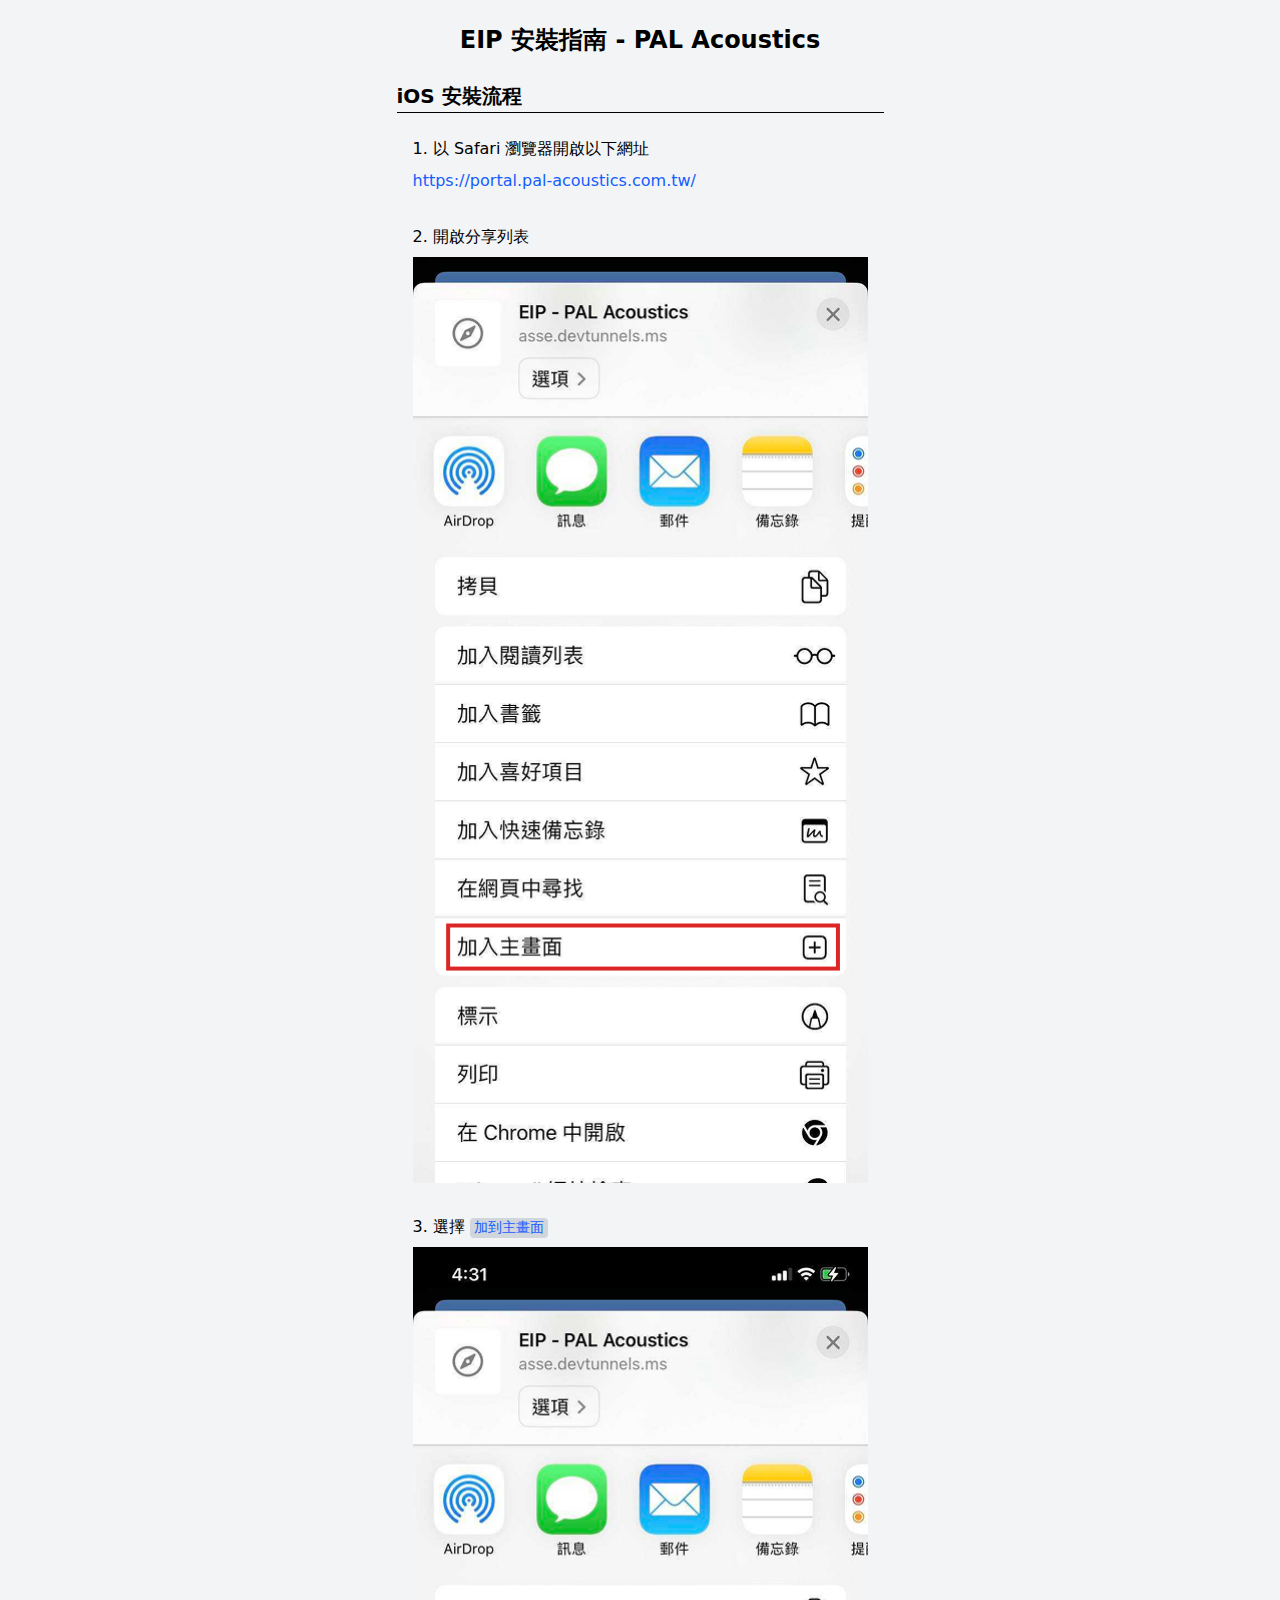
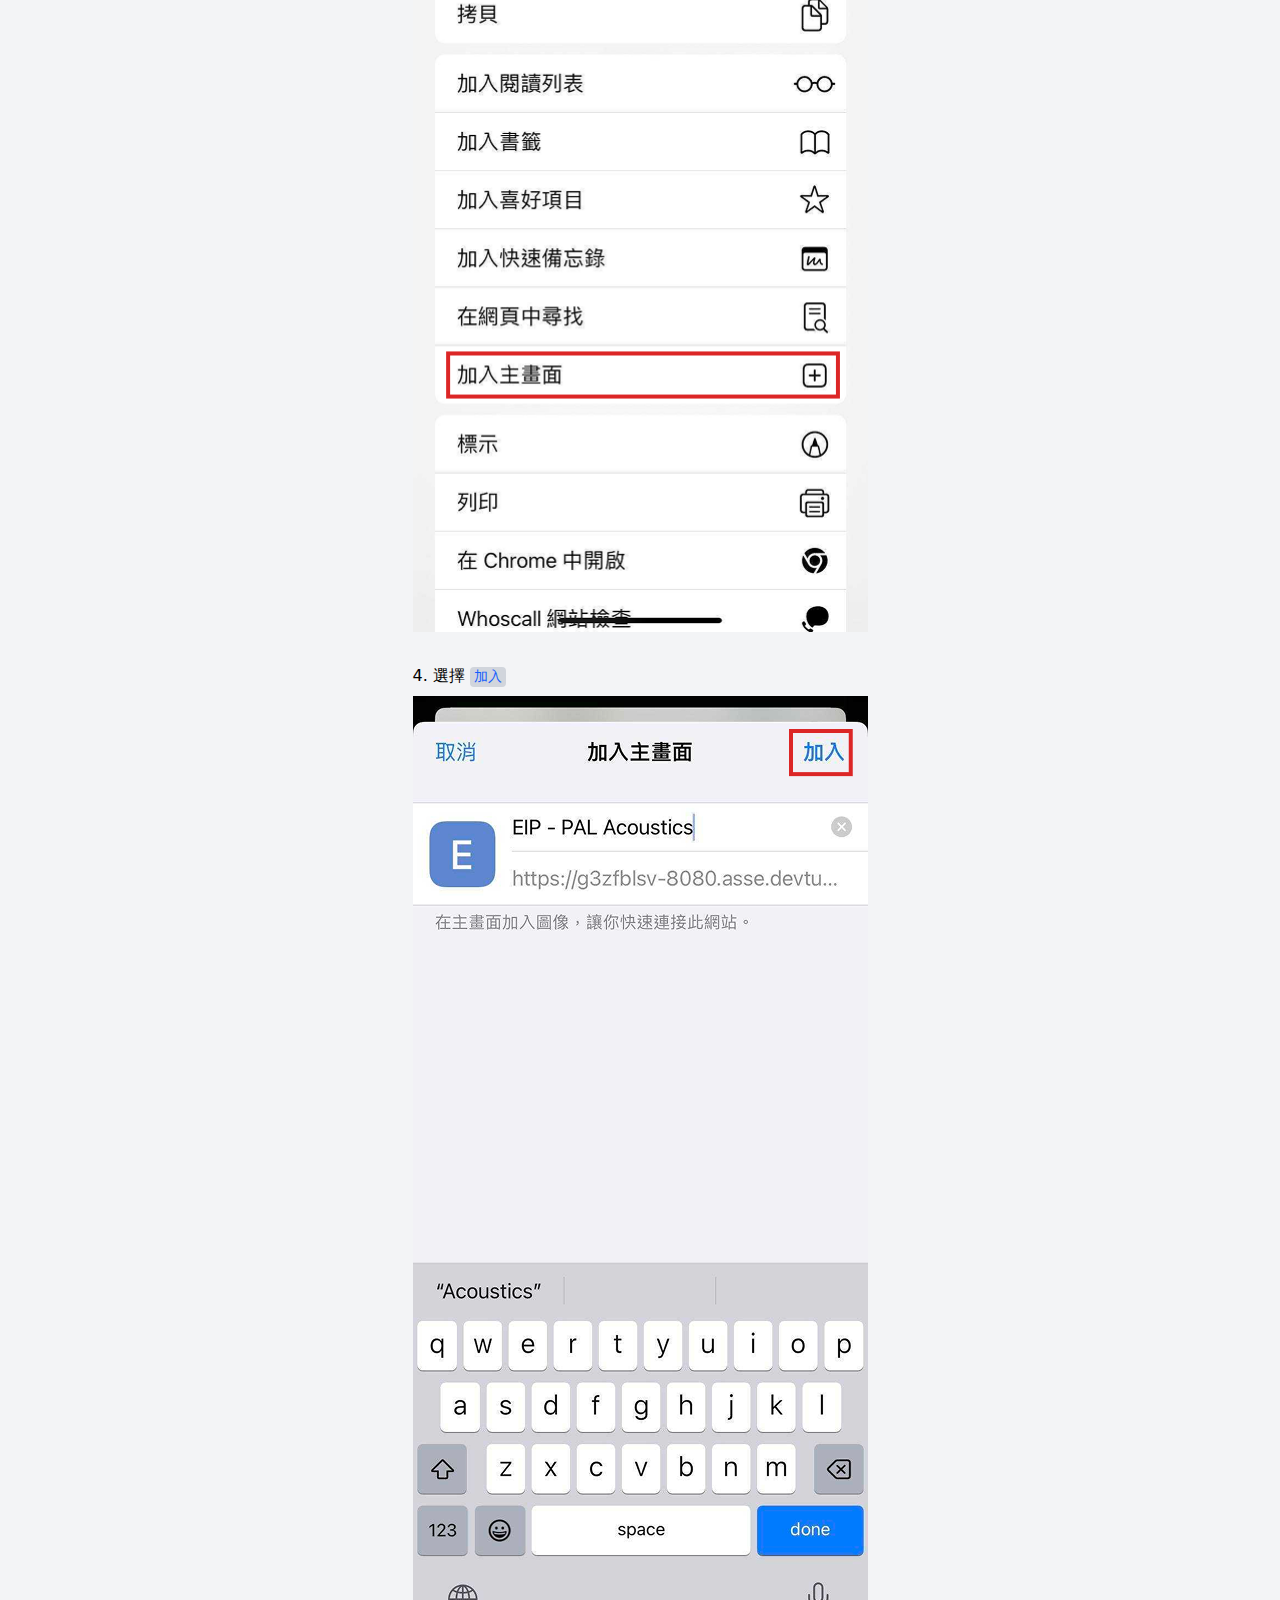
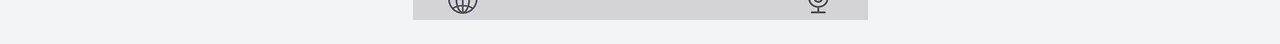
<file: src/ios-install.html>
<!DOCTYPE html>
<html lang="zh-Hant-TW">
  <head>
    <meta charset="UTF-8">
    <meta name="viewport" content="width=device-width, initial-scale=1.0">
    <base href="https://pal-labs.github.io/eip-guide/assets/" />
    <base target="_blank"/>
    <title>EIP 安裝指南 - PAL Acoustics</title>
    <link rel="icon" href="favicon.ico" sizes="48x48">
    <link rel="stylesheet" href="style.css">
  </head>
  <body>
    <main>
      <h1>EIP 安裝指南 - PAL Acoustics</h1>
      <h2>iOS 安裝流程</h2>
      <section>
        <p>1. 以 Safari 瀏覽器開啟以下網址</p>
        <a href="https://portal.pal-acoustics.com.tw/">https://portal.pal-acoustics.com.tw/</a>
      </section>
      <section>
        <p>2. 開啟分享列表</p>
        <img src="ios-step-1.png" alt="Image">
      </section>
      <section>
        <p>3. 選擇 <code>加到主畫面</code></p>
        <img src="ios-step-2.png" alt="Image">
      </section>
      <section>
        <p>4. 選擇 <code>加入</code></p>
        <img src="ios-step-3.png" alt="Image">
      </section>
    </main>
  </body>
</html>
</file>
<file: style.css>
/*! tailwindcss v4.1.6 | MIT License | https://tailwindcss.com */code,h2,h3{padding-block:calc(var(--spacing) * 0.5)}@layer properties;@layer theme,base,components,utilities; @layer theme{:host,:root{--font-sans:ui-sans-serif,system-ui,sans-serif,'Apple Color Emoji','Segoe UI Emoji','Segoe UI Symbol','Noto Color Emoji';--font-mono:ui-monospace,SFMono-Regular,Menlo,Monaco,Consolas,'Liberation Mono','Courier New',monospace;--color-blue-100:oklch(93.2% 0.032 255.585);--color-blue-400:oklch(70.7% 0.165 254.624);--color-blue-600:oklch(54.6% 0.245 262.881);--color-gray-100:oklch(96.7% 0.003 264.542);--color-gray-200:oklch(92.8% 0.006 264.531);--color-gray-300:oklch(87.2% 0.01 258.338);--color-gray-600:oklch(44.6% 0.03 256.802);--spacing:0.25rem;--container-sm:24rem;--container-4xl:56rem;--text-sm:0.875rem;--text-sm--line-height:calc(1.25 / 0.875);--text-lg:1.125rem;--text-lg--line-height:calc(1.75 / 1.125);--text-xl:1.25rem;--text-xl--line-height:calc(1.75 / 1.25);--text-2xl:1.5rem;--text-2xl--line-height:calc(2 / 1.5);--font-weight-bold:700;--default-font-family:var(--font-sans);--default-mono-font-family:var(--font-mono)}}@layer base{progress,sub,sup{vertical-align:baseline}a,hr{color:inherit}*,::after,::backdrop,::before,::file-selector-button{box-sizing:border-box;margin:0;padding:0;border:0 solid}:host,html{line-height:1.5;-webkit-text-size-adjust:100%;tab-size:4;font-family:var(--default-font-family, ui-sans-serif, system-ui, sans-serif, 'Apple Color Emoji', 'Segoe UI Emoji', 'Segoe UI Symbol', 'Noto Color Emoji');font-feature-settings:var(--default-font-feature-settings,normal);font-variation-settings:var(--default-font-variation-settings,normal);-webkit-tap-highlight-color:transparent}hr{height:0;border-top-width:1px}abbr:where([title]){-webkit-text-decoration:underline dotted;text-decoration:underline dotted}h1,h2,h3,h4,h5,h6{font-size:inherit;font-weight:inherit}a{-webkit-text-decoration:inherit;text-decoration:inherit}b,strong{font-weight:bolder}code,kbd,pre,samp{font-family:var(--default-mono-font-family, ui-monospace, SFMono-Regular, Menlo, Monaco, Consolas, 'Liberation Mono', 'Courier New', monospace);font-feature-settings:var(--default-mono-font-feature-settings,normal);font-variation-settings:var(--default-mono-font-variation-settings,normal);font-size:1em}small{font-size:80%}sub,sup{font-size:75%;line-height:0;position:relative}sub{bottom:-.25em}sup{top:-.5em}table{text-indent:0;border-color:inherit;border-collapse:collapse}:-moz-focusring{outline:auto}summary{display:list-item}menu,ol,ul{list-style:none}audio,canvas,embed,iframe,img,object,svg,video{display:block;vertical-align:middle}img,video{max-width:100%;height:auto}::file-selector-button,button,input,optgroup,select,textarea{font:inherit;font-feature-settings:inherit;font-variation-settings:inherit;letter-spacing:inherit;color:inherit;border-radius:0;background-color:transparent;opacity:1}:where(select:is([multiple],[size])) optgroup{font-weight:bolder}:where(select:is([multiple],[size])) optgroup option{padding-inline-start:20px}::file-selector-button{margin-inline-end:4px}::placeholder{opacity:1}@supports (not (-webkit-appearance:-apple-pay-button)) or (contain-intrinsic-size:1px){::placeholder{color:currentcolor}}}a,code{color:var(--color-blue-600)}h1,h2,h3{--tw-font-weight:var(--font-weight-bold);font-weight:var(--font-weight-bold)}.callout,code{border-radius:.25rem}textarea{resize:vertical}::-webkit-search-decoration{-webkit-appearance:none}::-webkit-date-and-time-value{min-height:1lh;text-align:inherit}::-webkit-datetime-edit{display:inline-flex}::-webkit-datetime-edit-fields-wrapper{padding:0}::-webkit-datetime-edit,::-webkit-datetime-edit-day-field,::-webkit-datetime-edit-hour-field,::-webkit-datetime-edit-meridiem-field,::-webkit-datetime-edit-millisecond-field,::-webkit-datetime-edit-minute-field,::-webkit-datetime-edit-month-field,::-webkit-datetime-edit-second-field,::-webkit-datetime-edit-year-field{padding-block:0}.callout,h1{padding-block:calc(var(--spacing) * 2)}:-moz-ui-invalid{box-shadow:none}::file-selector-button,button,input:where([type=button],[type=reset],[type=submit]){appearance:button}::-webkit-inner-spin-button,::-webkit-outer-spin-button{height:auto}[hidden]:where(:not([hidden=until-found])){display:none!important}main{margin-inline:auto;display:flex;max-width:var(--container-4xl);flex-direction:column;row-gap:calc(var(--spacing) * 4);padding:calc(var(--spacing) * 2)}h1{width:100%;text-align:center;font-size:var(--text-2xl);line-height:var(--tw-leading, var(--text-2xl--line-height))}h2{border-bottom-style:var(--tw-border-style);border-bottom-width:1px;font-size:var(--text-xl);line-height:var(--tw-leading, var(--text-xl--line-height))}h3{margin-left:calc(var(--spacing) * -4);font-size:var(--text-lg);line-height:var(--tw-leading, var(--text-lg--line-height))}ul{list-style-type:disc;padding-inline:calc(var(--spacing) * 8)}code{background-color:var(--color-gray-300);padding-inline:calc(var(--spacing) * 1);font-size:var(--text-sm);line-height:var(--tw-leading, var(--text-sm--line-height))}img{max-width:min(calc(90vw - 24px),var(--container-sm))}.leave-kind-grid>.row{display:grid;grid-template-columns:repeat(3,minmax(0,1fr))}.leave-kind-grid>.row>p{padding-inline:calc(var(--spacing) * 2);padding-block:calc(var(--spacing) * 1)}.callout{border-left-style:var(--tw-border-style);border-left-width:4px;border-color:var(--color-blue-400);background-color:var(--color-blue-100);padding-inline:calc(var(--spacing) * 4);white-space:pre-line;color:var(--color-gray-600)}@property --tw-border-style{syntax:"*";inherits:false;initial-value:solid}@property --tw-divide-y-reverse{syntax:"*";inherits:false;initial-value:0}@property --tw-divide-x-reverse{syntax:"*";inherits:false;initial-value:0}@layer properties{@supports ((-webkit-hyphens:none) and (not (margin-trim:inline))) or ((-moz-orient:inline) and (not (color:rgb(from red r g b)))){*,::after,::backdrop,::before{--tw-font-weight:initial;--tw-border-style:solid;--tw-divide-y-reverse:0;--tw-divide-x-reverse:0}}}
</file>
